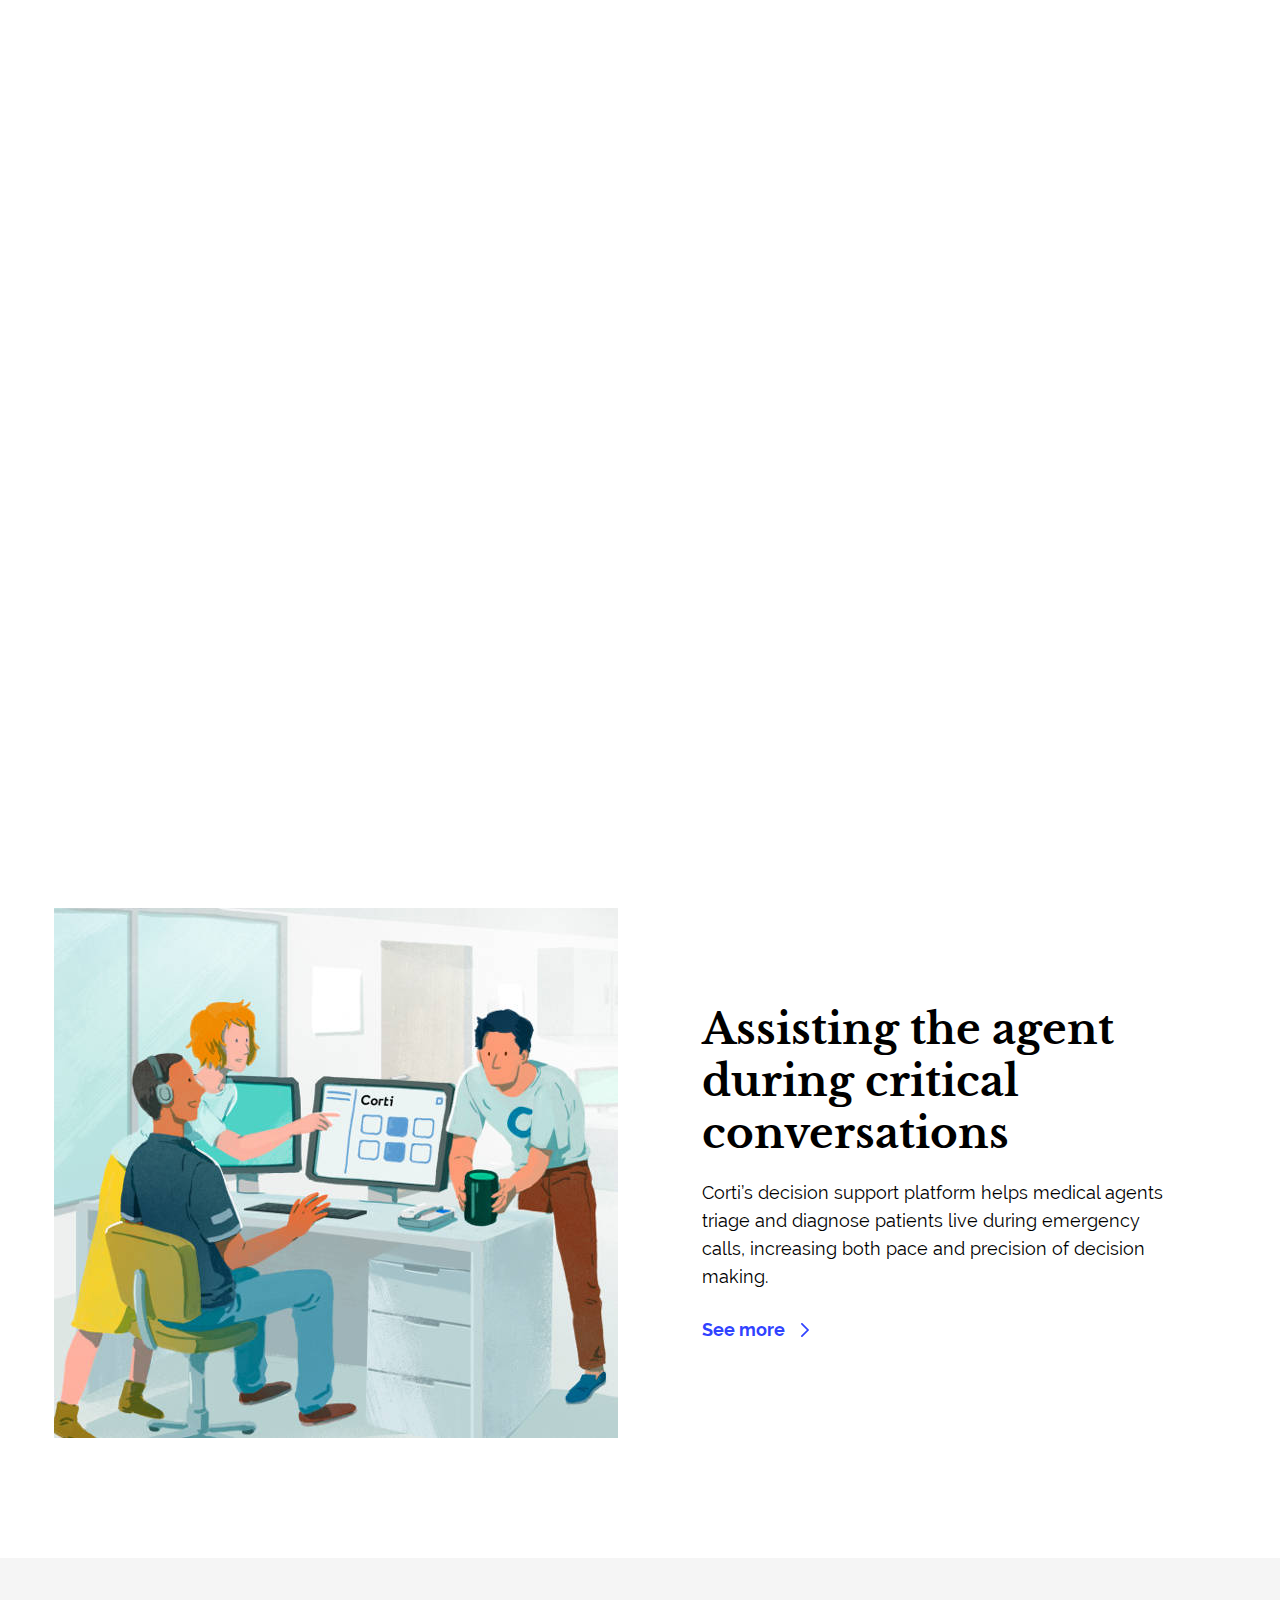
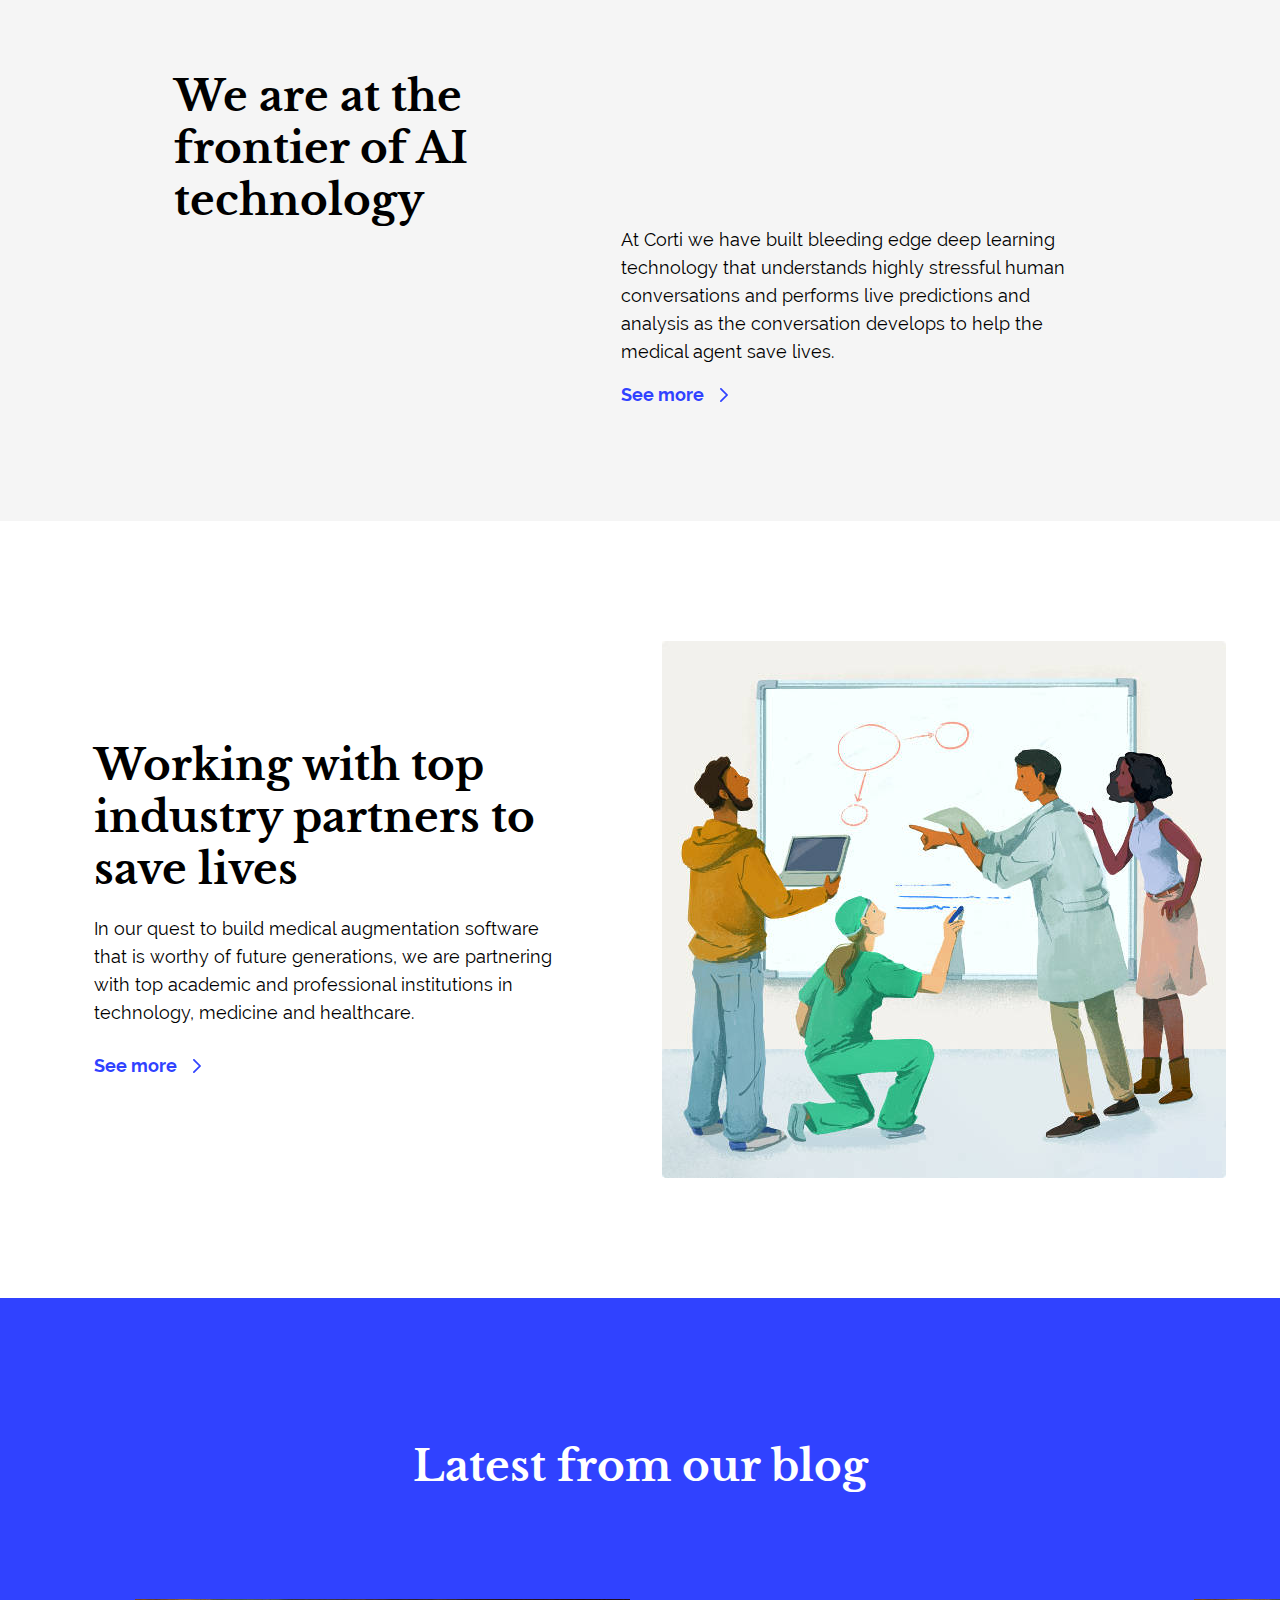
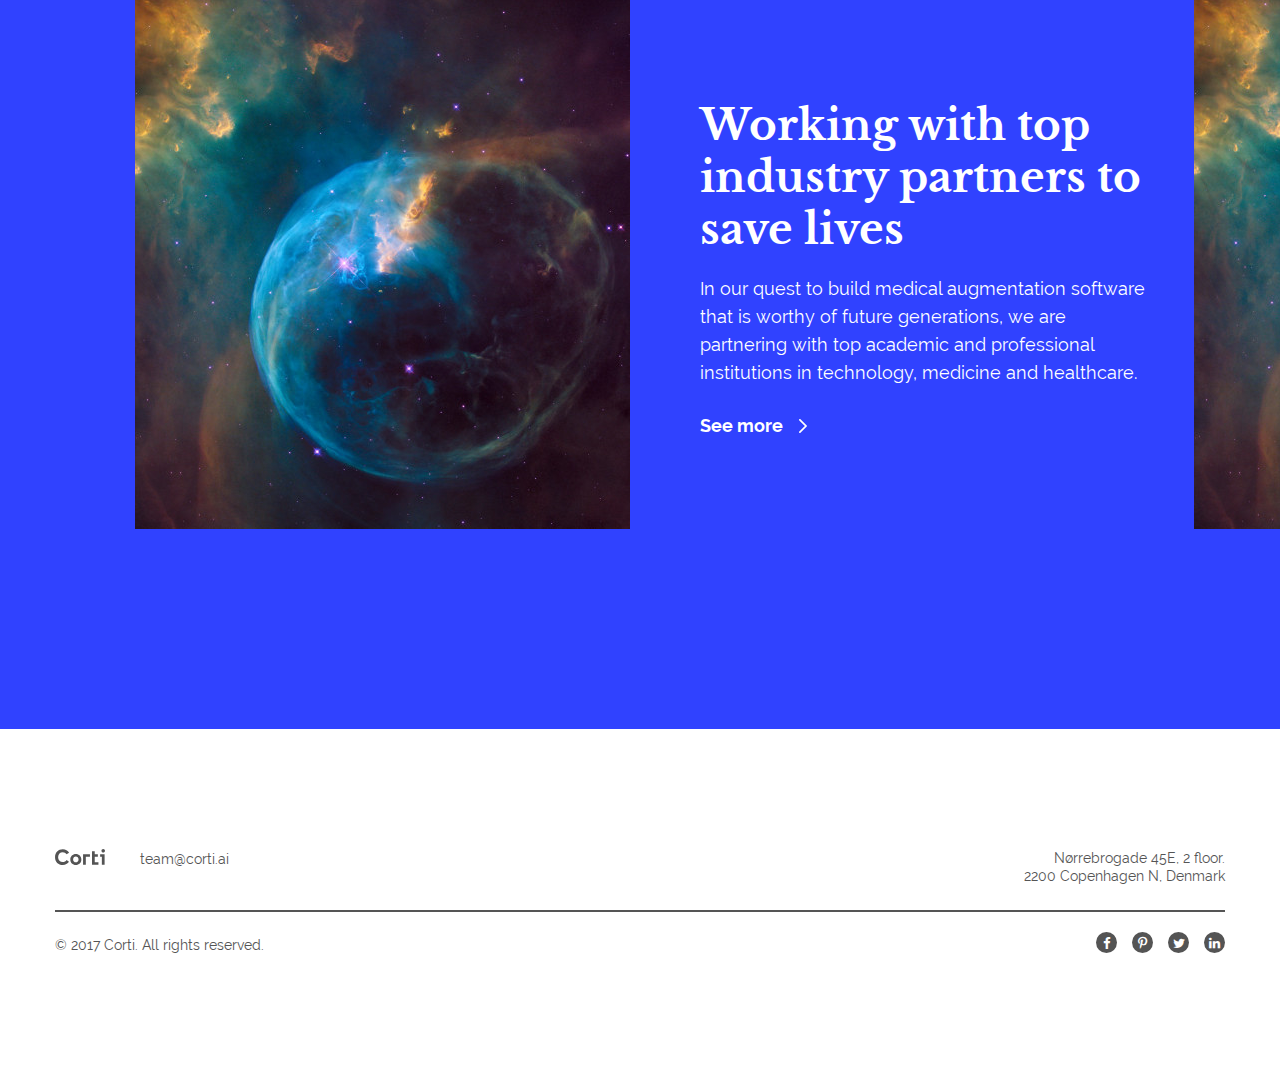
<file: index.html>
<!DOCTYPE html>
<html lang="en">
<head>
	<meta charset="UTF-8">
	<meta name="viewport" content="width=device-width, initial-scale=1">
	<title>Corti</title>
	<link rel="stylesheet" href="css/normalize.css">
	<link rel="stylesheet" href="fonts/fonts.css">
	<link rel="stylesheet" href="css/font-awesome.min.css">
	<link rel="stylesheet" href="css/jquery.mThumbnailScroller.css">
	<link rel="stylesheet" href="css/main.css">
	<link rel="stylesheet" href="css/mediaq.css">
</head>
<body>
	<div class="page-reveal-preloader"></div>
	<header class="main-header">
		<div class="content-wrapper">
			<div class="header-container clearfix">
				<a href="index.html" class="logo-header">
					<img src="assets/img/logo.png" alt="Some title">
					We’re hiring!
				</a>
				<div class="header-right clearfix">
					<nav class="header-nav">
						<ul class="clearfix">
							<li>
								<a href="#">Signal</a>
							</li>
							<li>
								<a href="technology.html">Technology</a>
							</li>
						</ul>
					</nav>
					<div class="menu-burger" role="button">
						<div></div>
						<div></div>
						<div></div>
					</div>
				</div>
			</div>
		</div>
	</header>
	<div class="modal-main-menu">
		<div class="modal-main-menu-header clearfix">
			<div class="content-wrapper clearfix">
				<a href="index.html" class="modal-main-menu-header-logo">
					<img src="assets/img/icons/orb-neutral-white.svg" alt="Some title">
					We’re hiring!
				</a>
				<div class="modal-main-menu-close-btn"></div>
			</div>
		</div>
		<div class="content-wrapper modal-menu-nav-wrapper clearfix">
			<nav class="modal-menu-nav">
				<ul class="modal-menu-large-list">
					<li>
						<a href="index.html" data-letters="Home">Home</a>
					</li>
					<li>
						<a href="technology.html" data-letters="Technology">Technology</a>
					</li>
					<li>
						<a href="product.html" data-letters="Product">Product</a>
					</li>
				</ul>
				<ul class="modal-menu-small-list">
					<li>
						<a href="about.html">About</a>
					</li>
					<li>
						<a href="contact.html">Contact</a>
					</li>
					<li>
						<a href="#">Career</a>
					</li>
					<li>
						<a href="index.html#blog">Blog</a>
					</li>
				</ul>
			</nav>
		</div>
	</div>
	<div class="page-wrapper">
		<main>
			<section class="section-intro">
				<div class="content-wrapper">
					<div class="section-intro-container">
						<div class="section-intro-content">
							<h1>Revolutionizing emergency medicine</h1>
							<p>Corti helps medical agents diagnose and treat patients faster, increasing chance of survival significantly.</p>
							<a href="#" class="link-btn link-btn-intro-section">Book a demo</a>
						</div>
					</div>
				</div>
			</section>
			<section class="left-right-block clearfix">
				<div class="left-right-block-fixed-width">
					<img src="assets/img/front_page/1.jpg" alt="Some title">
				</div>
				<div class="left-right-block-fluid-width">
					<div class="left-right-block-fluid-width-text-content">
						<h2>Assisting the agent during critical conversations</h2>
						<p>Corti’s decision support platform helps medical agents triage and diagnose patients live during emergency calls, increasing both pace and precision of decision making.</p>
						<a href="#" class="link-btn link-btn-left-right-block">See more</a>
					</div>
				</div>
			</section>
			<section class="section-grey-block">
				<div class="content-wrapper">
					<div class="section-grey-block-content-wrapper clearfix">
						<h2>We are at the frontier of AI technology</h2>
						<div class="section-grey-block-content">
							<p>At Corti we have built bleeding edge deep learning technology that understands highly stressful human conversations and performs live predictions and analysis as the conversation develops to help the medical agent save lives.</p>
							<a href="#" class="link-btn link-btn-section-grey-block-content">See more</a>
						</div>
					</div>
				</div>
			</section>
			<section class="left-right-block left-right-block-reverse clearfix">
				<div class="left-right-block-fixed-width">
					<img src="assets/img/front_page/2.jpg" alt="Some title">
				</div>
				<div class="left-right-block-fluid-width">
					<div class="left-right-block-fluid-width-text-content">
						<h2>Working with top industry partners to save lives</h2>
						<p>In our quest to build medical augmentation software that is worthy of future generations, we are partnering with top academic and professional institutions in technology, medicine and healthcare.</p>
						<a href="#" class="link-btn link-btn-left-right-block">See more</a>
					</div>
				</div>
			</section>
			<section class="section-latest-from-blog" id="blog">
				<div class="content-wrapper">
					<h2>Latest from our blog</h2>
				</div>
				<div class="blog-slider">
					<ul class="blog-list clearfix">
						<li class="clearfix">
							<div class="blog-list-item-img">
								<img src="assets/img/placeholder_content/blog1.jpg">
							</div>
							<div class="blog-list-item-info">
								<h3>Working with top industry partners to save lives</h3>
								<p>In our quest to build medical augmentation software that is worthy of future generations, we are partnering with top academic and professional institutions in technology, medicine and healthcare.</p>
								<a href="#" class="link-btn link-btn-blog-list-item">See more</a>
							</div>
						</li>
						<li class="clearfix">
							<div class="blog-list-item-img">
								<img src="assets/img/placeholder_content/blog1.jpg">
							</div>
							<div class="blog-list-item-info">
								<h3>Working with top industry partners to save lives</h3>
								<p>In our quest to build medical augmentation software that is worthy of future generations, we are partnering with top academic and professional institutions in technology, medicine and healthcare.</p>
								<a href="#" class="link-btn link-btn-blog-list-item">See more</a>
							</div>
						</li>
						<li class="clearfix">
							<div class="blog-list-item-img">
								<img src="assets/img/placeholder_content/blog1.jpg">
							</div>
							<div class="blog-list-item-info">
								<h3>Working with top industry partners to save lives</h3>
								<p>In our quest to build medical augmentation software that is worthy of future generations, we are partnering with top academic and professional institutions in technology, medicine and healthcare.</p>
								<a href="#" class="link-btn link-btn-blog-list-item">See more</a>
							</div>
						</li>
						<li class="clearfix">
							<div class="blog-list-item-img">
								<img src="assets/img/placeholder_content/blog1.jpg">
							</div>
							<div class="blog-list-item-info">
								<h3>Working with top industry partners to save lives</h3>
								<p>In our quest to build medical augmentation software that is worthy of future generations, we are partnering with top academic and professional institutions in technology, medicine and healthcare.</p>
								<a href="#" class="link-btn link-btn-blog-list-item">See more</a>
							</div>
						</li>
					</ul>
				</div>
			</section>
		</main>
	</div>
	<footer class="main-footer">
		<div class="content-wrapper">
			<div class="main-footer-content">
				<div class="footer-up clearfix">
					<div class="footer-up-left">
						<a href="#" class="footer-logo">
							<img src="assets/img/icons/footer-logo.svg" alt="Some title">
						</a>
						<a href="mailto:team@corti.ai" class="footer-mail">team@corti.ai</a>
					</div>
					<div class="footer-up-right">
						<p>Nørrebrogade 45E, 2 floor.<br>2200 Copenhagen N, Denmark</p>
					</div>
				</div>
				<div class="footer-bottom clearfix">
					<span class="footer-copy">&copy; 2017 Corti. All rights reserved.</span>
					<ul class="footer-socials">
						<li>
							<a href="#" target="_blank">
								<i class="fa fa-facebook" aria-hidden="true"></i>
							</a>
						</li>
						<li>
							<a href="#" target="_blank">
								<i class="fa fa-pinterest-p" aria-hidden="true"></i>
							</a>
						</li>
						<li>
							<a href="#" target="_blank">
								<i class="fa fa-twitter" aria-hidden="true"></i>
							</a>
						</li>
						<li>
							<a href="#" target="_blank">
								<i class="fa fa-linkedin" aria-hidden="true"></i>
							</a>
						</li>
					</ul>
				</div>
			</div>
		</div>
	</footer>
	<script src="js/libs/ofi.min.js"></script>
	<script src="js/libs/jquery-3.2.1.min.js"></script>
	<script src="js/libs/jquery-migrate-3.0.0.min.js"></script>
	<script src="js/libs/jquery.mThumbnailScroller.min.js"></script>
	<script src="js/main.js"></script>
	<!-- Front Page -->
	<script src="js/specific/frontpage.js"></script>
</body>
</html>
</file>
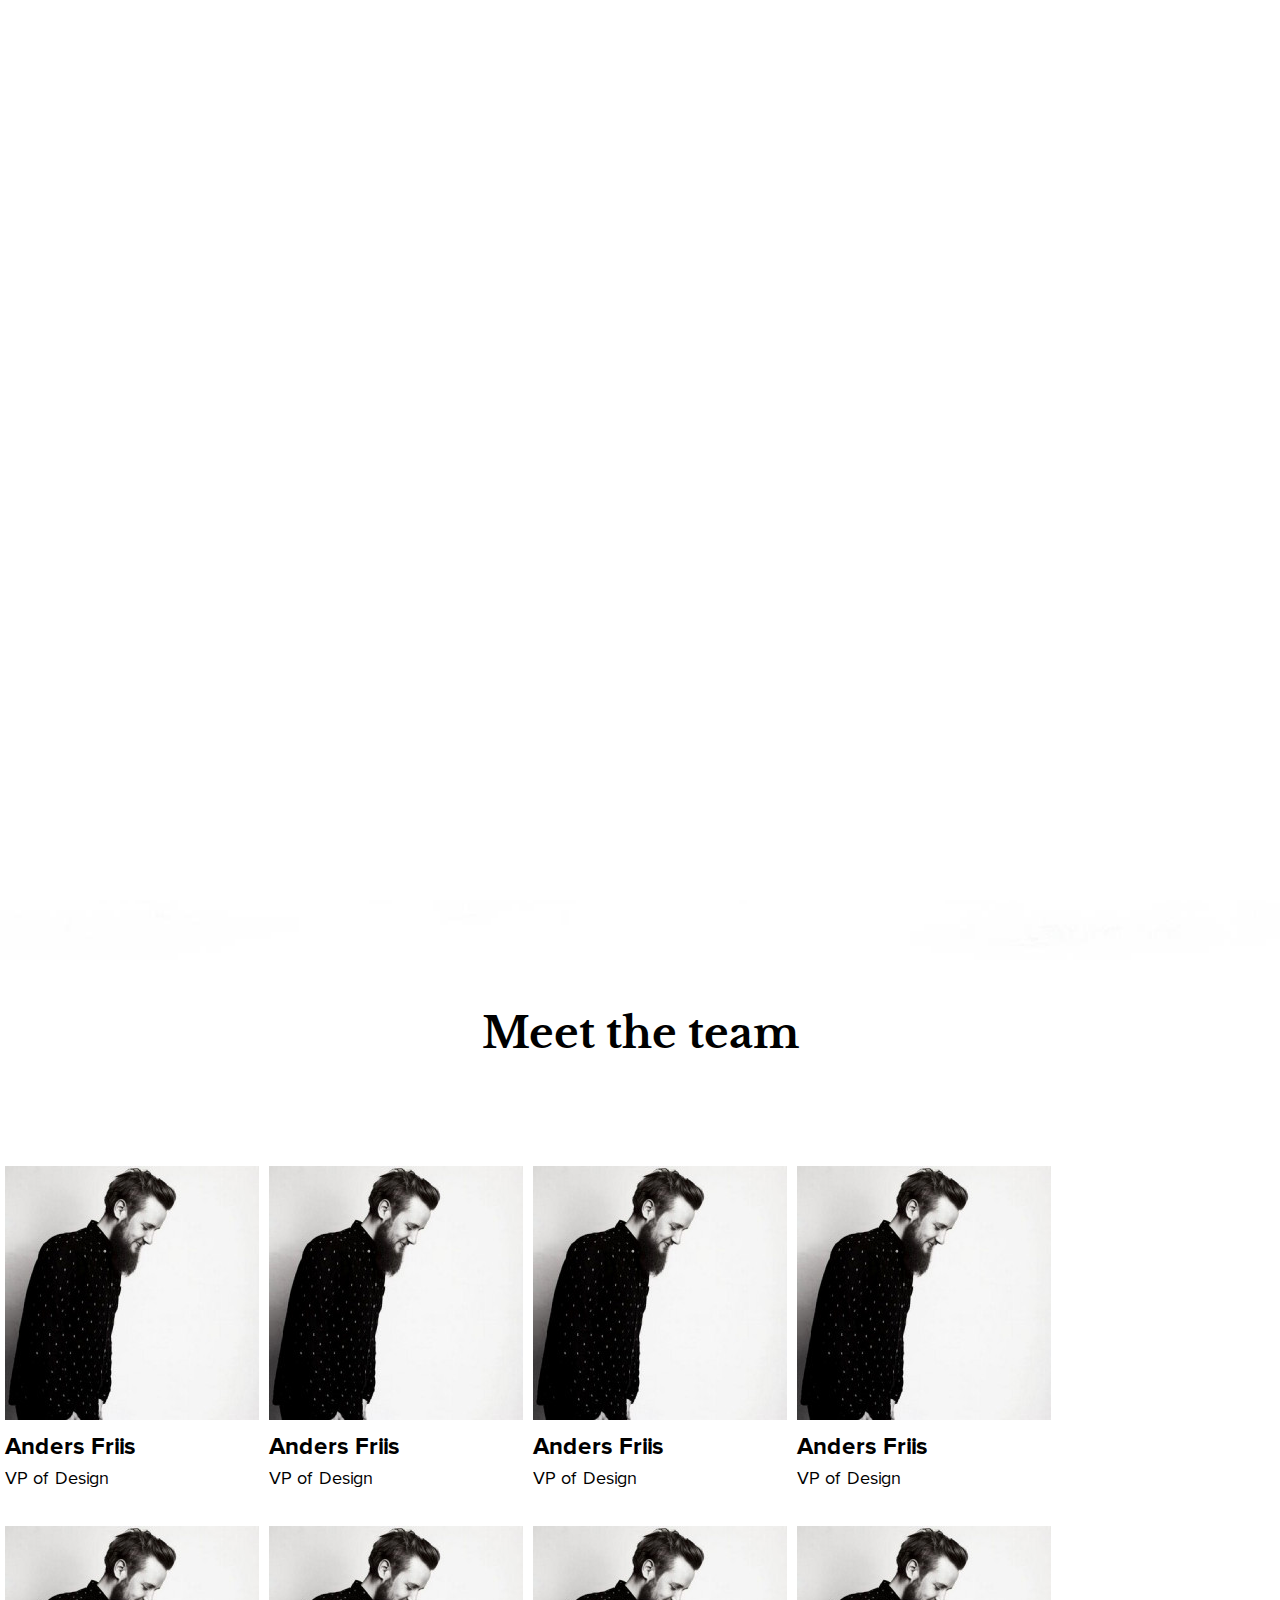
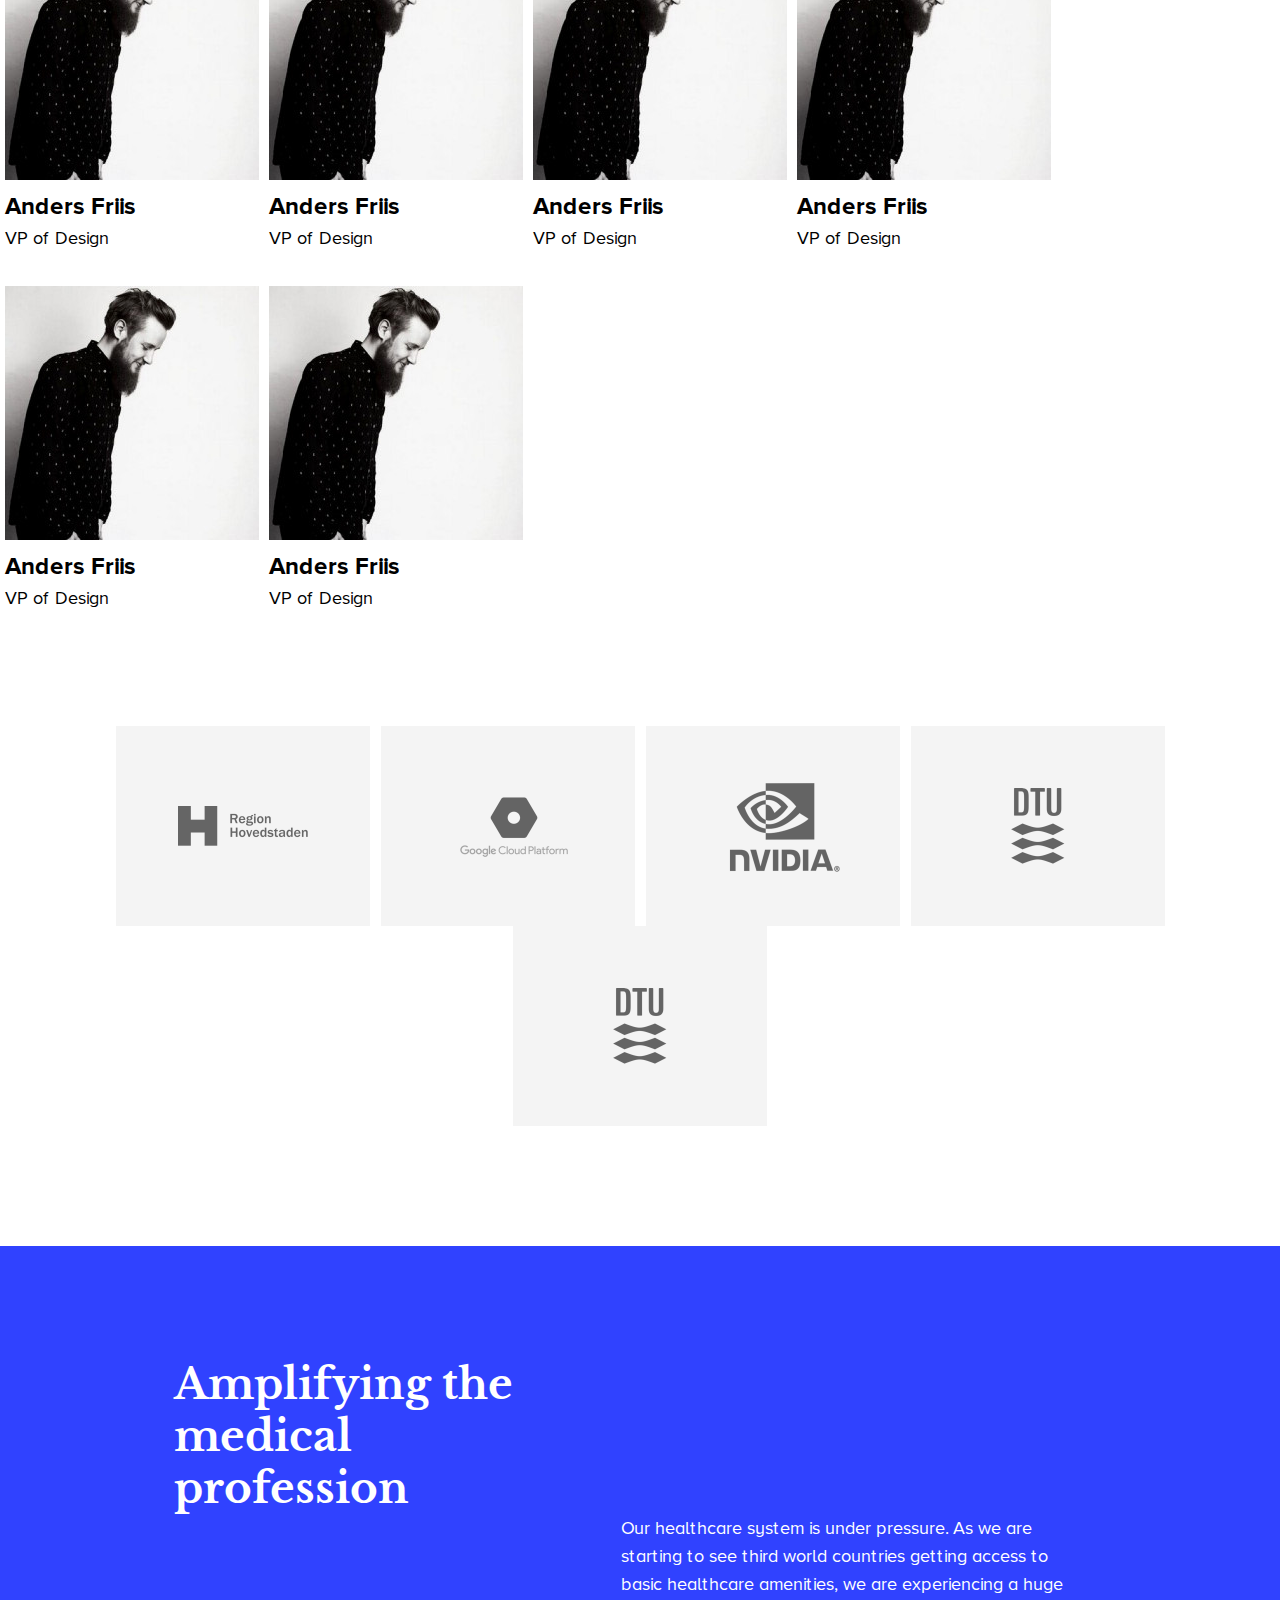
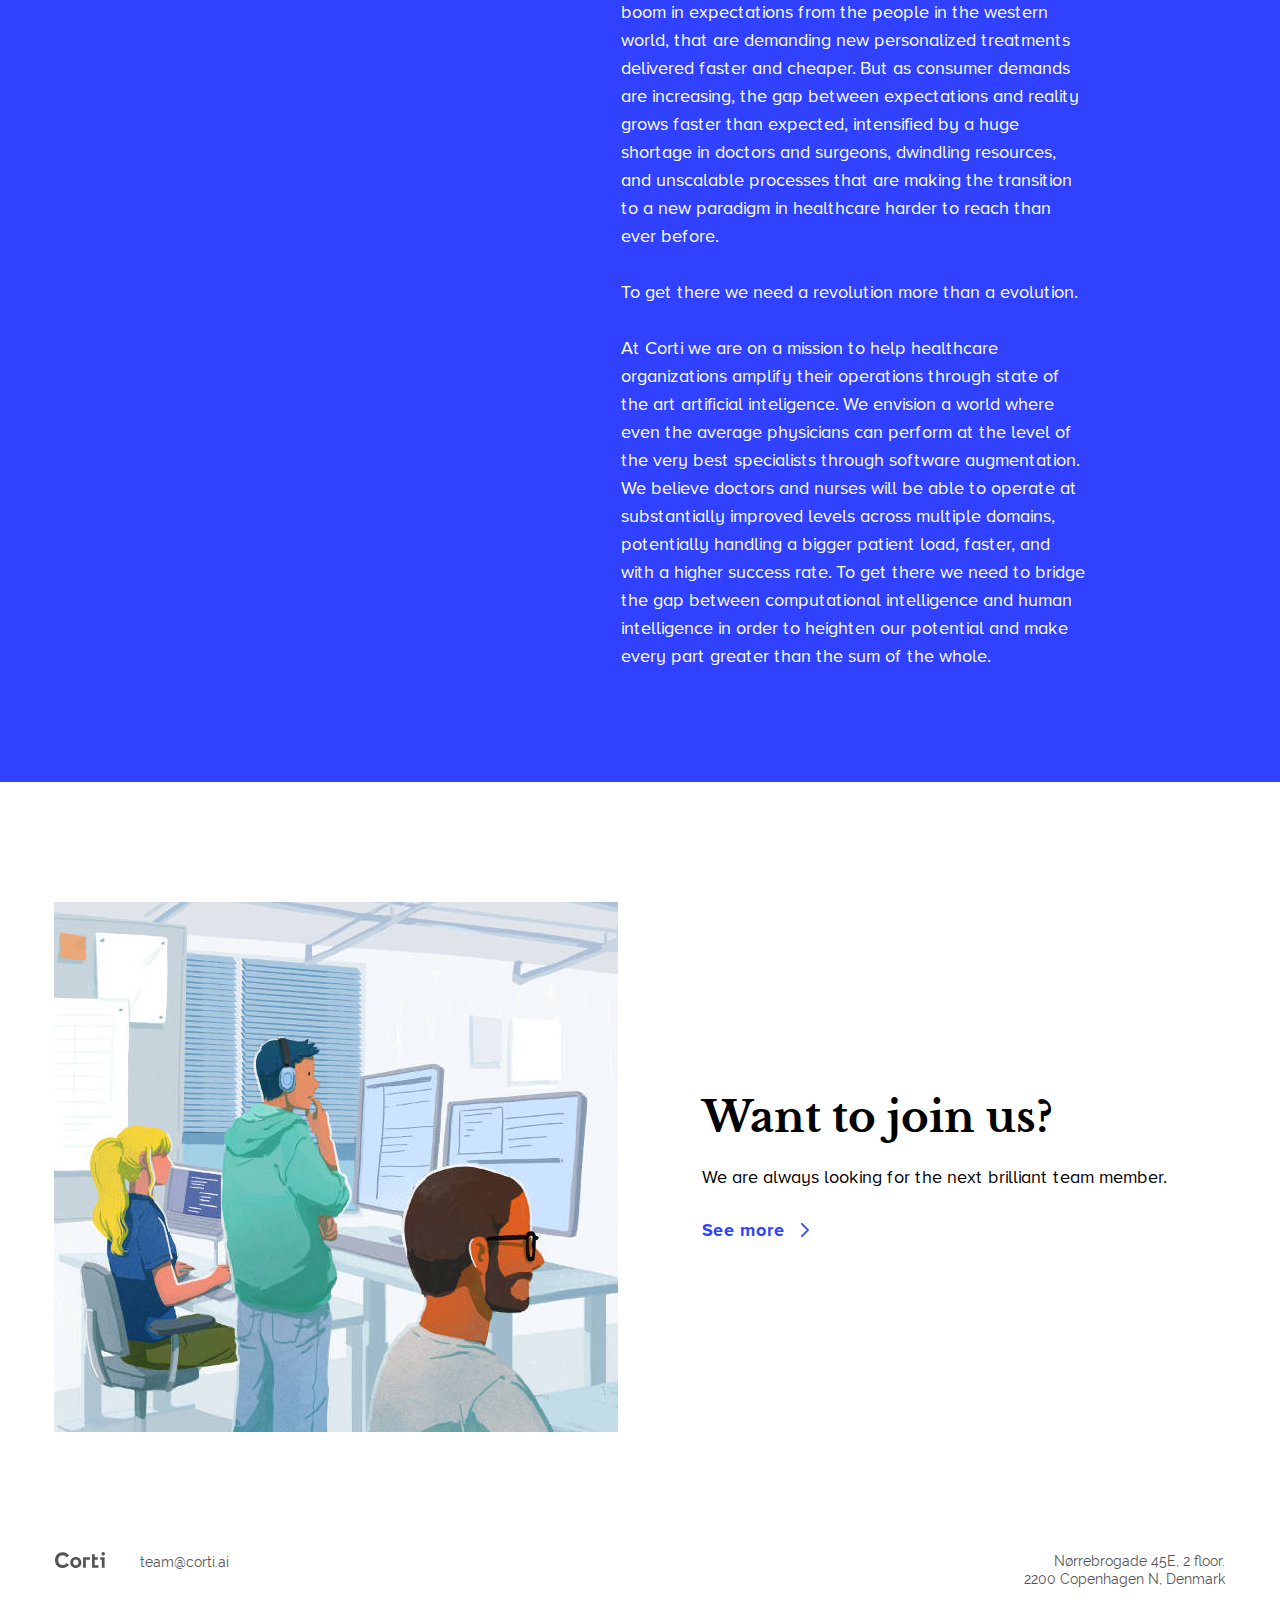
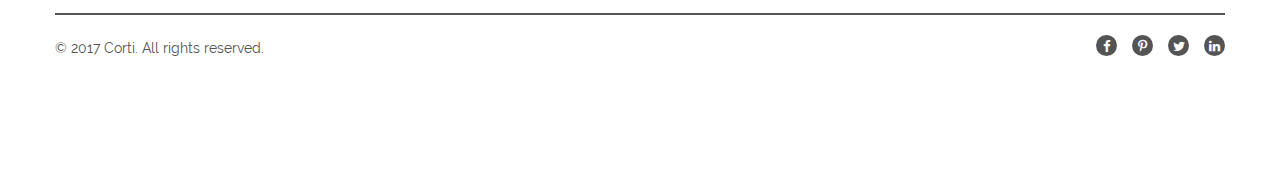
<file: about.html>
<!DOCTYPE html>
<html lang="en">
<head>
	<meta charset="UTF-8">
	<meta name="viewport" content="width=device-width, initial-scale=1">
	<title>Corti</title>
	<link rel="stylesheet" href="css/normalize.css">
	<link rel="stylesheet" href="fonts/fonts.css">
	<link rel="stylesheet" href="css/font-awesome.min.css">
	<link rel="stylesheet" href="css/jquery.mThumbnailScroller.css">
	<link rel="stylesheet" href="css/main.css">
	<link rel="stylesheet" href="css/mediaq.css">
</head>
<body>
	<div class="page-reveal-preloader"></div>
	<header class="main-header">
		<div class="content-wrapper">
			<div class="header-container clearfix">
				<a href="index.html" class="logo-header">
					<img src="assets/img/logo.png" alt="Some title">
					We’re hiring!
				</a>
				<div class="header-right clearfix">
					<nav class="header-nav">
						<ul class="clearfix">
							<li>
								<a href="#">Signal</a>
							</li>
							<li>
								<a href="technology.html">Technology</a>
							</li>
						</ul>
					</nav>
					<div class="menu-burger" role="button">
						<div></div>
						<div></div>
						<div></div>
					</div>
				</div>
			</div>
		</div>
	</header>
	<div class="modal-main-menu">
		<div class="modal-main-menu-header clearfix">
			<div class="content-wrapper clearfix">
				<a href="index.html" class="modal-main-menu-header-logo">
					<img src="assets/img/icons/orb-neutral-white.svg" alt="Some title">
					We’re hiring!
				</a>
				<div class="modal-main-menu-close-btn"></div>
			</div>
		</div>
		<div class="content-wrapper modal-menu-nav-wrapper clearfix">
			<nav class="modal-menu-nav">
				<ul class="modal-menu-large-list">
					<li>
						<a href="index.html" data-letters="Home">Home</a>
					</li>
					<li>
						<a href="technology.html" data-letters="Technology">Technology</a>
					</li>
					<li>
						<a href="product.html" data-letters="Product">Product</a>
					</li>
				</ul>
				<ul class="modal-menu-small-list">
					<li>
						<a href="about.html">About</a>
					</li>
					<li>
						<a href="contact.html">Contact</a>
					</li>
					<li>
						<a href="#">Career</a>
					</li>
					<li>
						<a href="index.html#blog">Blog</a>
					</li>
				</ul>
			</nav>
		</div>
	</div>
	<div class="page-wrapper">
		<main>
			<article>
				<section class="section-about-intro">
					<img src="assets/img/about/intro.jpg" alt="Some alt">
					<div class="section-about-intro-content">
						<div class="content-wrapper">
							<div class="section-about-intro-content-text">
								<h1>About Corti</h1>
								<p>Corti is a machine learning company founded by a team of serial entrepreneurs in 2016, with the goal of creating augmentation technology that would be able to amplify the healthcare sector. Corti currently employs a multidisciplinary team of experts in the fields of machine learning, software development, and design, with experience from organizations such as Apple, NASA, Imperial College London, and IBM Watson.</p>
							</div>
						</div>
					</div>
				</section>
				<section class="section-team">
					<div class="content-wrapper">
						<h2>Meet the team</h2>
						<ul class="team-list">
							<li>
								<div class="team-list-item-photo">
									<img src="assets/img/about/team.jpg" alt="Name">
								</div>
								<div class="team-list-item-info">
									<h3>Anders Friis</h3>
									<p>VP of Design</p>
								</div>
							</li>
							<li>
								<div class="team-list-item-photo">
									<img src="assets/img/about/team.jpg" alt="Name">
								</div>
								<div class="team-list-item-info">
									<h3>Anders Friis</h3>
									<p>VP of Design</p>
								</div>
							</li>
							<li>
								<div class="team-list-item-photo">
									<img src="assets/img/about/team.jpg" alt="Name">
								</div>
								<div class="team-list-item-info">
									<h3>Anders Friis</h3>
									<p>VP of Design</p>
								</div>
							</li>
							<li>
								<div class="team-list-item-photo">
									<img src="assets/img/about/team.jpg" alt="Name">
								</div>
								<div class="team-list-item-info">
									<h3>Anders Friis</h3>
									<p>VP of Design</p>
								</div>
							</li>
							<li>
								<div class="team-list-item-photo">
									<img src="assets/img/about/team.jpg" alt="Name">
								</div>
								<div class="team-list-item-info">
									<h3>Anders Friis</h3>
									<p>VP of Design</p>
								</div>
							</li>
							<li>
								<div class="team-list-item-photo">
									<img src="assets/img/about/team.jpg" alt="Name">
								</div>
								<div class="team-list-item-info">
									<h3>Anders Friis</h3>
									<p>VP of Design</p>
								</div>
							</li>
							<li>
								<div class="team-list-item-photo">
									<img src="assets/img/about/team.jpg" alt="Name">
								</div>
								<div class="team-list-item-info">
									<h3>Anders Friis</h3>
									<p>VP of Design</p>
								</div>
							</li>
							<li>
								<div class="team-list-item-photo">
									<img src="assets/img/about/team.jpg" alt="Name">
								</div>
								<div class="team-list-item-info">
									<h3>Anders Friis</h3>
									<p>VP of Design</p>
								</div>
							</li>
							<li>
								<div class="team-list-item-photo">
									<img src="assets/img/about/team.jpg" alt="Name">
								</div>
								<div class="team-list-item-info">
									<h3>Anders Friis</h3>
									<p>VP of Design</p>
								</div>
							</li>
							<li>
								<div class="team-list-item-photo">
									<img src="assets/img/about/team.jpg" alt="Name">
								</div>
								<div class="team-list-item-info">
									<h3>Anders Friis</h3>
									<p>VP of Design</p>
								</div>
							</li>						
						</ul>
					</div>
				</section>
				<section class="section-partners">
					<div class="content-wrapper">
						<ul class="partners-list">
							<li>
								<img src="assets/img/about/partners/1.png" alt="Partner name">
							</li>
							<li>
								<img src="assets/img/about/partners/2.png" alt="Partner name">
							</li>
							<li>
								<img src="assets/img/about/partners/3.png" alt="Partner name">
							</li>
							<li>
								<img src="assets/img/about/partners/4.png" alt="Partner name">
							</li>
							<li>
								<img src="assets/img/about/partners/4.png" alt="Partner name">
							</li>
						</ul>
					</div>
				</section>
				<section class="section-grey-block section-blue-block">
					<div class="content-wrapper">
						<div class="section-grey-block-content-wrapper clearfix">
							<h2>Amplifying the <br>medical <br>profession</h2>
							<div class="section-grey-block-content">
								<p>Our healthcare system is under pressure. As we are starting to see third world countries getting access to basic healthcare amenities, we are experiencing a huge boom in expectations from the people in the western world, that are demanding new personalized treatments delivered faster and cheaper. But as consumer demands are increasing, the gap between expectations and reality grows faster than expected, intensified by a huge shortage in doctors and surgeons, dwindling resources, and unscalable processes that are making the transition to a new paradigm in healthcare harder to reach than ever before.
								<br><br>
								To get there we need a revolution more than a evolution.
								<br><br>
								At Corti we are on a mission to help healthcare organizations amplify their operations through state of the art artificial inteligence. We envision a world where even the average physicians can perform at the level of the very best specialists through software augmentation. We believe doctors and nurses will be able to operate at substantially improved levels across multiple domains, potentially handling a bigger patient load, faster, and with a higher success rate. To get there we need to bridge the gap between computational intelligence and human intelligence in order to heighten our potential and make every part greater than the sum of the whole.</p>
							</div>
						</div>
					</div>
				</section>
				<section class="left-right-block left-right-block-about-last clearfix">
					<div class="left-right-block-fixed-width">
						<img src="assets/img/about/about_2.jpg" alt="Some title">
					</div>
					<div class="left-right-block-fluid-width">
						<div class="left-right-block-fluid-width-text-content left-right-block-fluid-width-text-content-product">
							<h2>Want to join us?</h2>
							<p>We are always looking for the next brilliant team member.</p>
							<a href="#" class="link-btn link-btn-left-right-block">See more</a>
						</div>
					</div>
				</section>
			</article>
		</main>
	</div>
	<footer class="main-footer">
		<div class="content-wrapper">
			<div class="main-footer-content">
				<div class="footer-up clearfix">
					<div class="footer-up-left">
						<a href="#" class="footer-logo">
							<img src="assets/img/icons/footer-logo.svg" alt="Some title">
						</a>
						<a href="mailto:team@corti.ai" class="footer-mail">team@corti.ai</a>
					</div>
					<div class="footer-up-right">
						<p>Nørrebrogade 45E, 2 floor.<br>2200 Copenhagen N, Denmark</p>
					</div>
				</div>
				<div class="footer-bottom clearfix">
					<span class="footer-copy">&copy; 2017 Corti. All rights reserved.</span>
					<ul class="footer-socials">
						<li>
							<a href="#" target="_blank">
								<i class="fa fa-facebook" aria-hidden="true"></i>
							</a>
						</li>
						<li>
							<a href="#" target="_blank">
								<i class="fa fa-pinterest-p" aria-hidden="true"></i>
							</a>
						</li>
						<li>
							<a href="#" target="_blank">
								<i class="fa fa-twitter" aria-hidden="true"></i>
							</a>
						</li>
						<li>
							<a href="#" target="_blank">
								<i class="fa fa-linkedin" aria-hidden="true"></i>
							</a>
						</li>
					</ul>
				</div>
			</div>
		</div>
	</footer>
	<script src="js/libs/ofi.min.js"></script>
	<script src="js/libs/jquery-3.2.1.min.js"></script>
	<script src="js/libs/jquery-migrate-3.0.0.min.js"></script>
	<script src="js/libs/jquery.mThumbnailScroller.min.js"></script>
	<script src="js/main.js"></script>
</body>
</html>
</file>
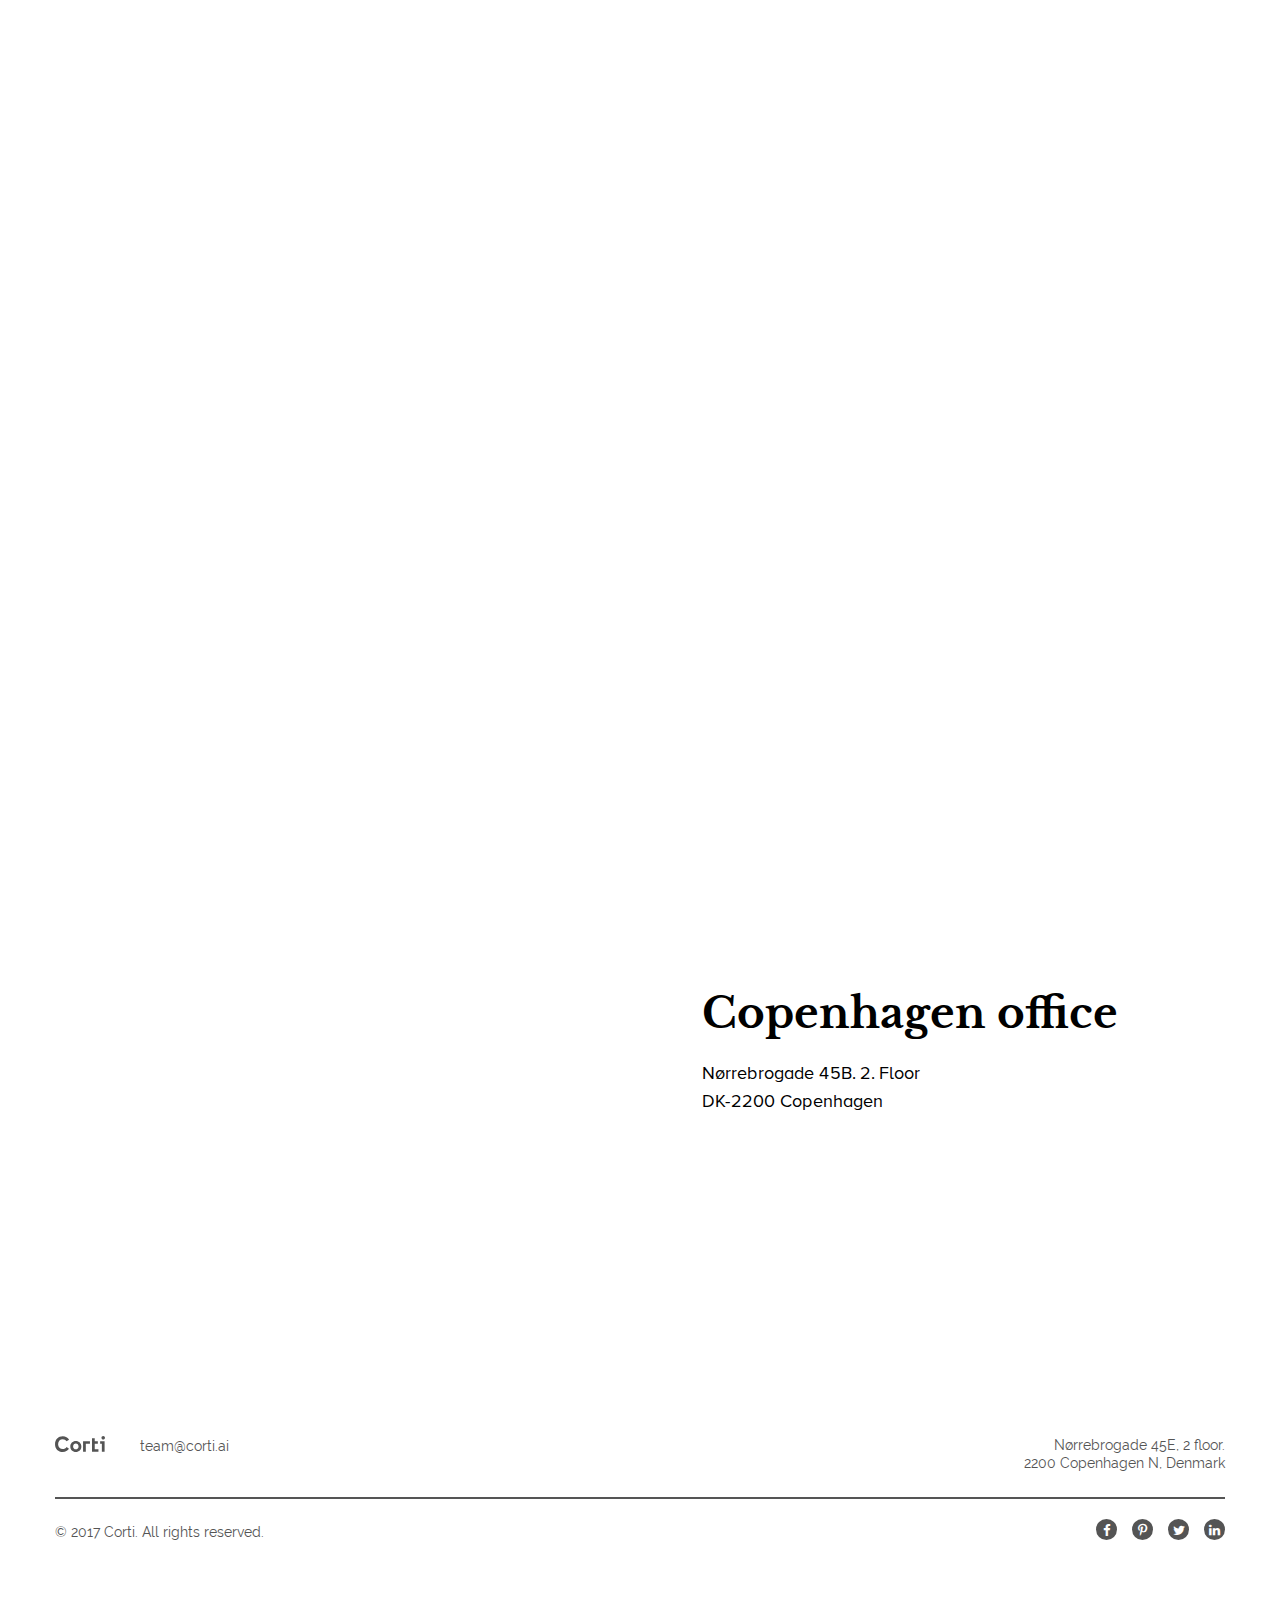
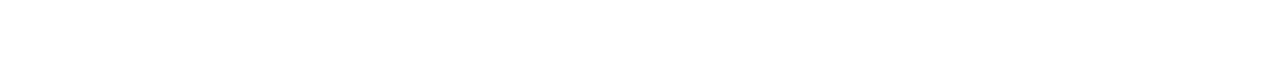
<file: contact.html>
<!DOCTYPE html>
<html lang="en">
<head>
	<meta charset="UTF-8">
	<meta name="viewport" content="width=device-width, initial-scale=1">
	<title>Corti</title>
	<link rel="stylesheet" href="css/normalize.css">
	<link rel="stylesheet" href="fonts/fonts.css">
	<link rel="stylesheet" href="css/font-awesome.min.css">
	<link rel="stylesheet" href="css/jquery.mThumbnailScroller.css">
	<link rel="stylesheet" href="css/main.css">
	<link rel="stylesheet" href="css/mediaq.css">
</head>
<body>
	<div class="page-reveal-preloader"></div>
	<header class="main-header">
		<div class="content-wrapper">
			<div class="header-container clearfix">
				<a href="index.html" class="logo-header">
					<img src="assets/img/logo.png" alt="Some title">
					We’re hiring!
				</a>
				<div class="header-right clearfix">
					<nav class="header-nav">
						<ul class="clearfix">
							<li>
								<a href="#">Signal</a>
							</li>
							<li>
								<a href="technology.html">Technology</a>
							</li>
						</ul>
					</nav>
					<div class="menu-burger" role="button">
						<div></div>
						<div></div>
						<div></div>
					</div>
				</div>
			</div>
		</div>
	</header>
	<div class="modal-main-menu">
		<div class="modal-main-menu-header clearfix">
			<div class="content-wrapper clearfix">
				<a href="index.html" class="modal-main-menu-header-logo">
					<img src="assets/img/icons/orb-neutral-white.svg" alt="Some title">
					We’re hiring!
				</a>
				<div class="modal-main-menu-close-btn"></div>
			</div>
		</div>
		<div class="content-wrapper modal-menu-nav-wrapper clearfix">
			<nav class="modal-menu-nav">
				<ul class="modal-menu-large-list">
					<li>
						<a href="index.html" data-letters="Home">Home</a>
					</li>
					<li>
						<a href="technology.html" data-letters="Technology">Technology</a>
					</li>
					<li>
						<a href="product.html" data-letters="Product">Product</a>
					</li>
				</ul>
				<ul class="modal-menu-small-list">
					<li>
						<a href="about.html">About</a>
					</li>
					<li>
						<a href="contact.html">Contact</a>
					</li>
					<li>
						<a href="#">Career</a>
					</li>
					<li>
						<a href="index.html#blog">Blog</a>
					</li>
				</ul>
			</nav>
		</div>
	</div>
	<div class="page-wrapper">
		<main>
			<article>
				<section class="left-right-block left-right-block-reverse left-right-contact clearfix">
					<div class="left-right-block-fixed-width">
						<form action="#" method="POST" class="product-demo-form" id="product-demo-form">
							<div class="input-wrapper">
								<input type="text" name="user-name" id="user-name" placeholder="Name">
							</div>
							<div class="input-wrapper">
								<input type="email" name="user-email" id="user-email" placeholder="Email">
							</div>
							<div class="input-wrapper">
								<textarea name="user-msg" id="user-msg" placeholder="Message"></textarea>
							</div>
							<button type="submit">Submit</button>
						</form>
					</div>
					<div class="left-right-block-fluid-width">
						<div class="left-right-block-fluid-width-text-content left-right-block-fluid-width-text-content-product">
							<h2>Hello you</h2>
							<p>If you have any questions regarding what we do or want to talk about business, we’d be happy to hear from you!</p>
						</div>
					</div>
				</section>
				<section class="left-right-block left-right-block-map clearfix">
					<div class="left-right-block-fixed-width">
						<div id="map" class="contacts-map">
							
						</div>
					</div>
					<div class="left-right-block-fluid-width">
						<div class="left-right-block-fluid-width-text-content left-right-block-fluid-width-text-content-product">
							<h2>Copenhagen office</h2>
							<p>Nørrebrogade 45B. 2. Floor <br>DK-2200 Copenhagen</p>
						</div>
					</div>
				</section>
			</article>
		</main>
	</div>
	<footer class="main-footer">
		<div class="content-wrapper">
			<div class="main-footer-content">
				<div class="footer-up clearfix">
					<div class="footer-up-left">
						<a href="#" class="footer-logo">
							<img src="assets/img/icons/footer-logo.svg" alt="Some title">
						</a>
						<a href="mailto:team@corti.ai" class="footer-mail">team@corti.ai</a>
					</div>
					<div class="footer-up-right">
						<p>Nørrebrogade 45E, 2 floor.<br>2200 Copenhagen N, Denmark</p>
					</div>
				</div>
				<div class="footer-bottom clearfix">
					<span class="footer-copy">&copy; 2017 Corti. All rights reserved.</span>
					<ul class="footer-socials">
						<li>
							<a href="#" target="_blank">
								<i class="fa fa-facebook" aria-hidden="true"></i>
							</a>
						</li>
						<li>
							<a href="#" target="_blank">
								<i class="fa fa-pinterest-p" aria-hidden="true"></i>
							</a>
						</li>
						<li>
							<a href="#" target="_blank">
								<i class="fa fa-twitter" aria-hidden="true"></i>
							</a>
						</li>
						<li>
							<a href="#" target="_blank">
								<i class="fa fa-linkedin" aria-hidden="true"></i>
							</a>
						</li>
					</ul>
				</div>
			</div>
		</div>
	</footer>
	<script src="js/libs/ofi.min.js"></script>
	<script src="js/libs/jquery-3.2.1.min.js"></script>
	<script src="js/libs/jquery-migrate-3.0.0.min.js"></script>
	<script src="js/libs/jquery.mThumbnailScroller.min.js"></script>
	<script src="js/main.js"></script>
	<!-- Front Page -->
	<script src="js/specific/frontpage.js"></script>
	<!-- Contacts Page -->
	<script src="https://api.tiles.mapbox.com/mapbox-gl-js/v0.31.0/mapbox-gl.js"></script>
	<script>
        mapboxgl.accessToken = 'pk.eyJ1Ijoic2tpbGUiLCJhIjoiY2o2dDZmZG9zMHQ2bjJ6bXNzZWwwem03ciJ9.HEGshjFaLjr4XseDcZyx3w'; // replace this with your access token
        var map = new mapboxgl.Map({
            container: 'map',
            style: 'mapbox://styles/skile/cj6t6fi2c61uk2rmelawk063a',
            center: [12.557, 55.689],
            zoom: 15
        });

        var geojson = {
            "features": [
                {
                    "type": "Feature",
                    "properties": {},
                    "geometry": {
                        "coordinates": [
                            12.557335,
                            55.688973
                        ],
                        "type": "Point"
                    },
                    "id": "d80b162a09b646bf38d334612bcb2f4b"
                }
            ],
            "type": "FeatureCollection"
        };

        geojson.features.forEach(function(marker) {
            // create a DOM element for the marker
            var el = document.createElement('span');
            el.className = 'marker';
            el.style.width = 18 + 'px';
            el.style.height = 18 + 'px';

            // add marker to map
            new mapboxgl.Marker(el)
                .setLngLat(marker.geometry.coordinates)
                .addTo(map);
        });
	</script>
</body>
</html>
</file>
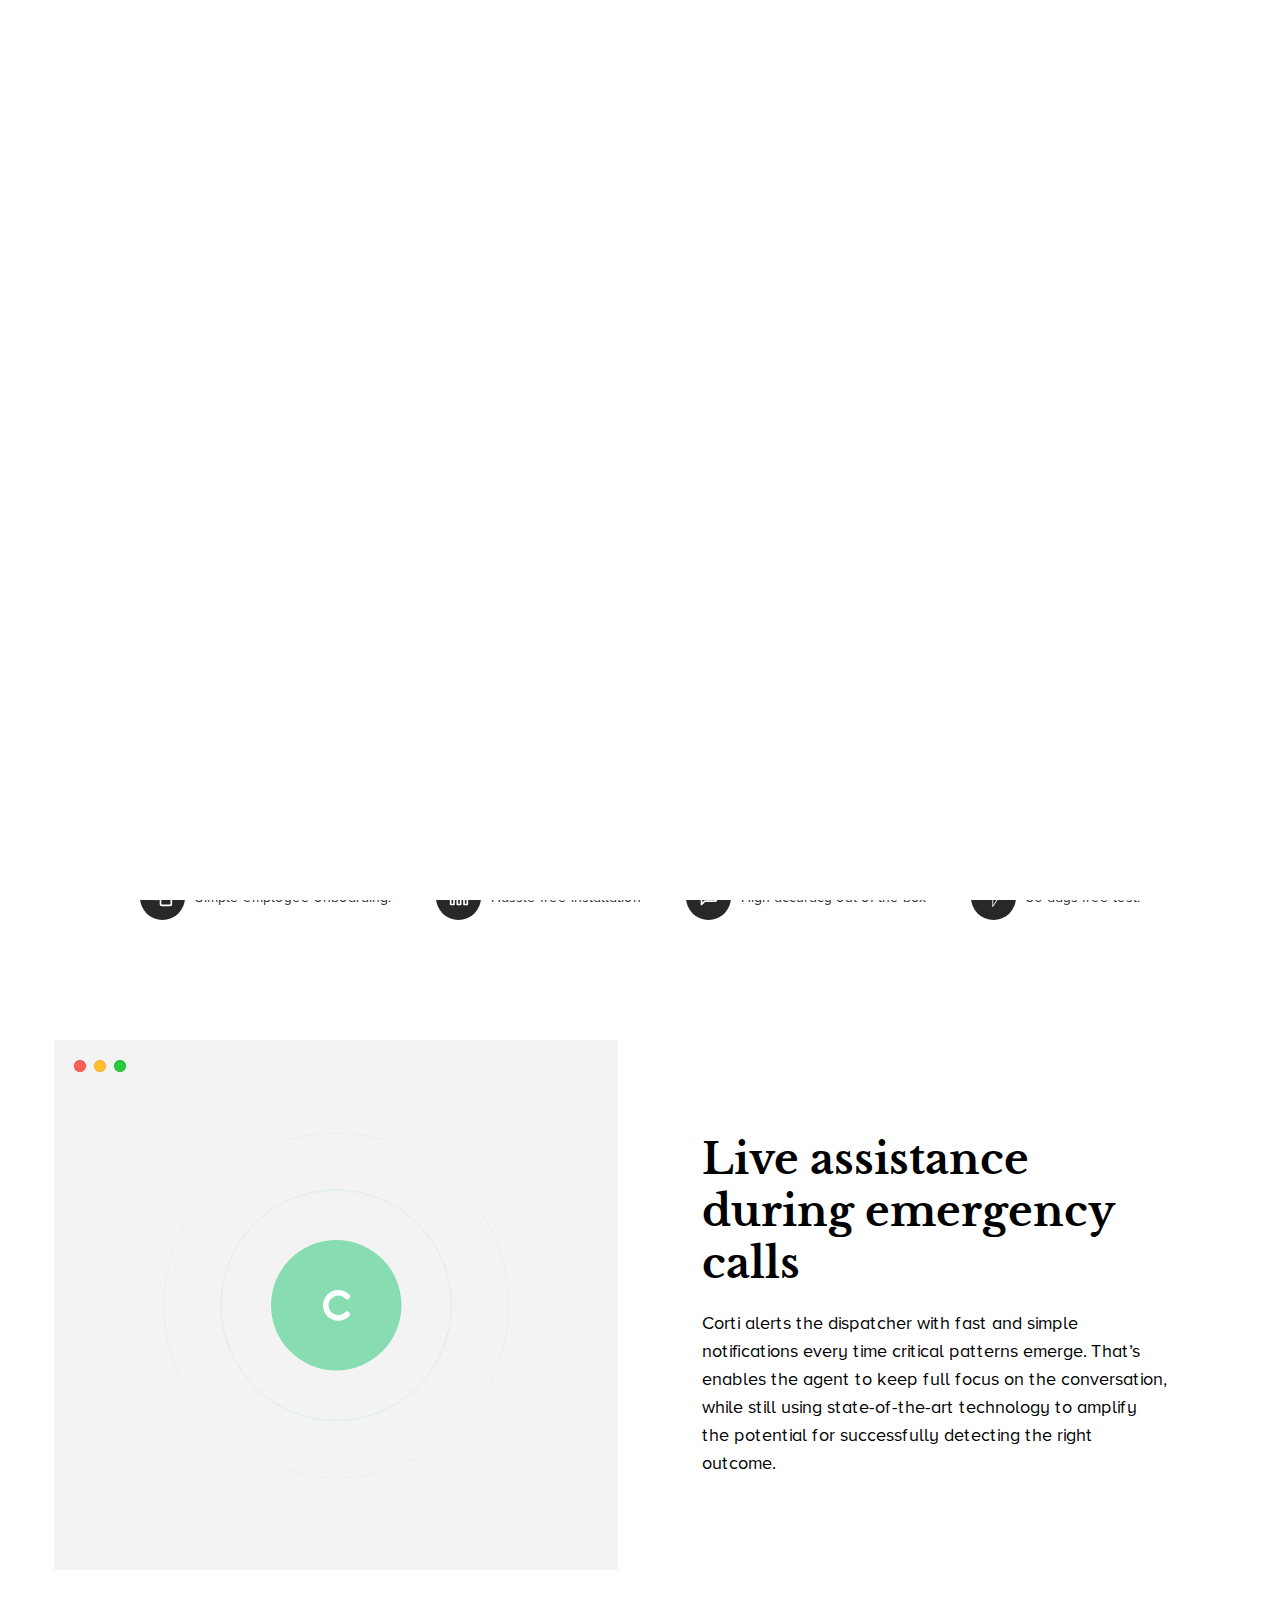
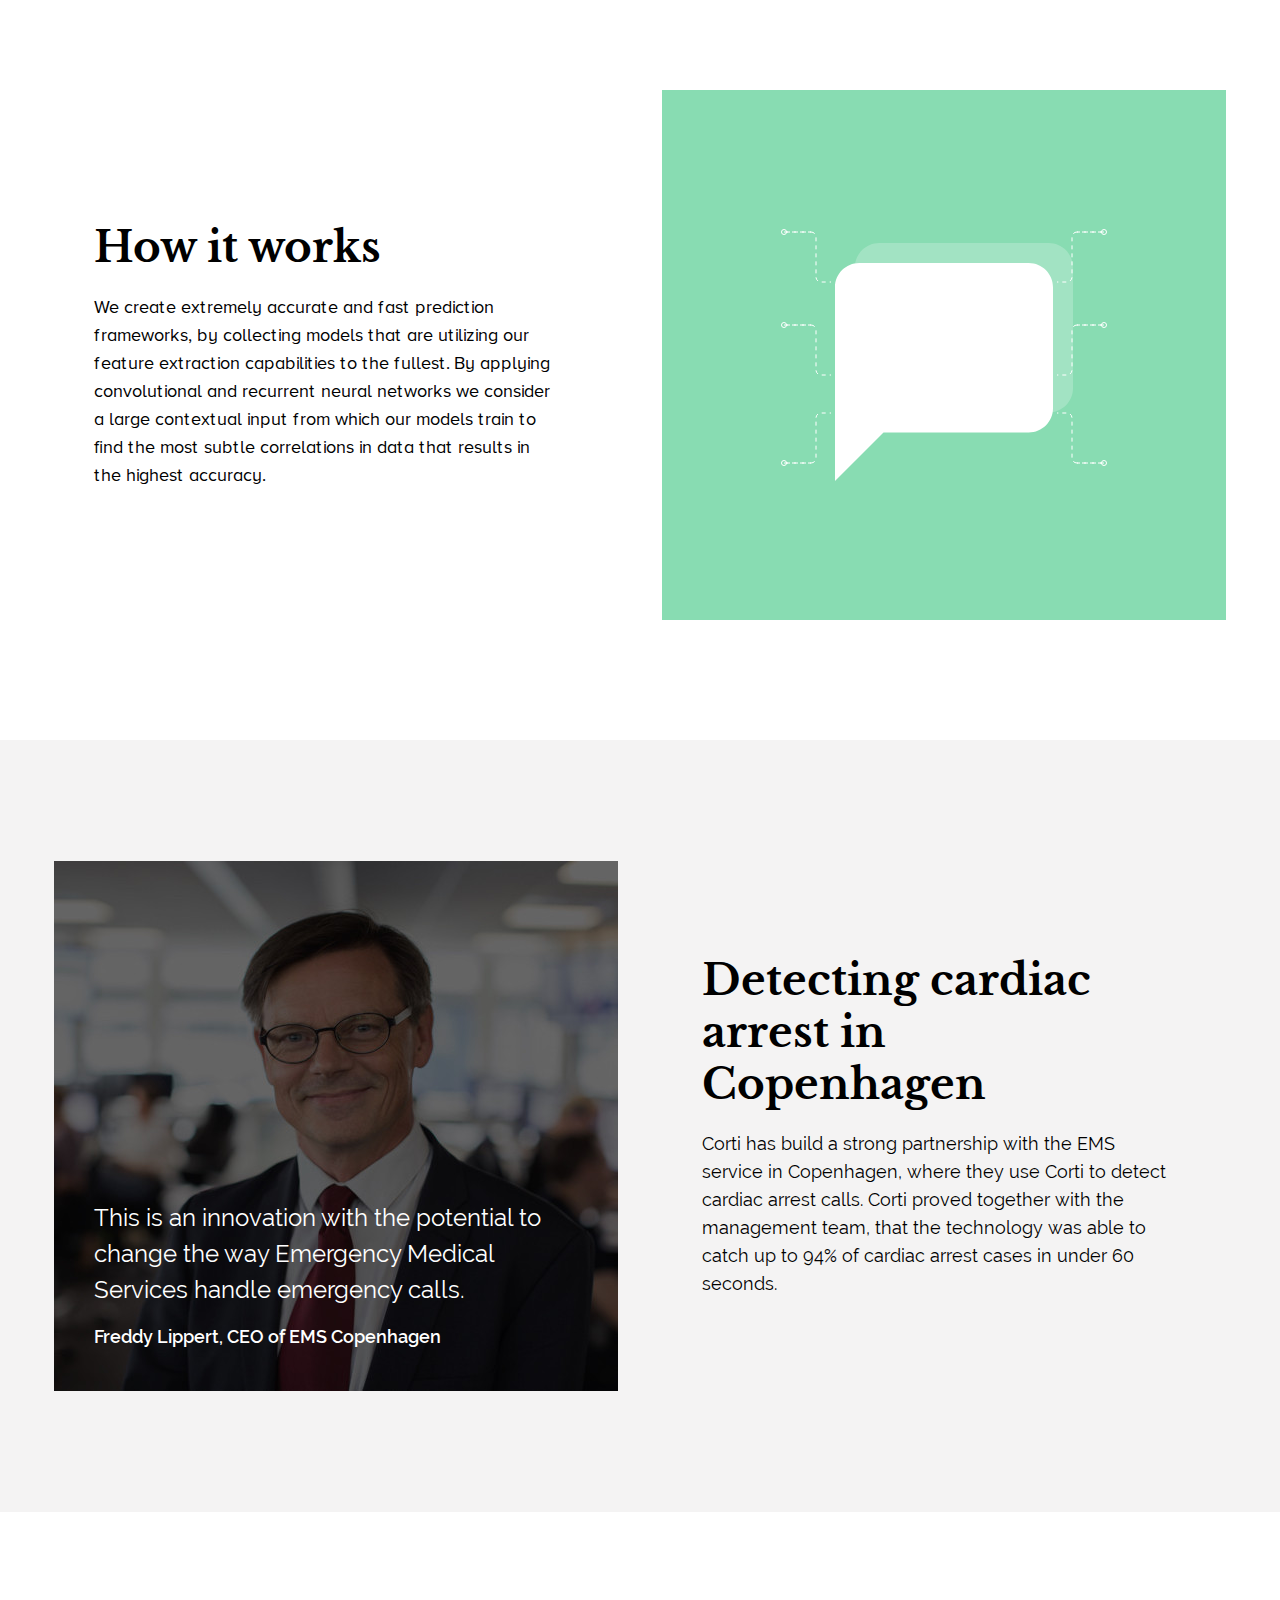
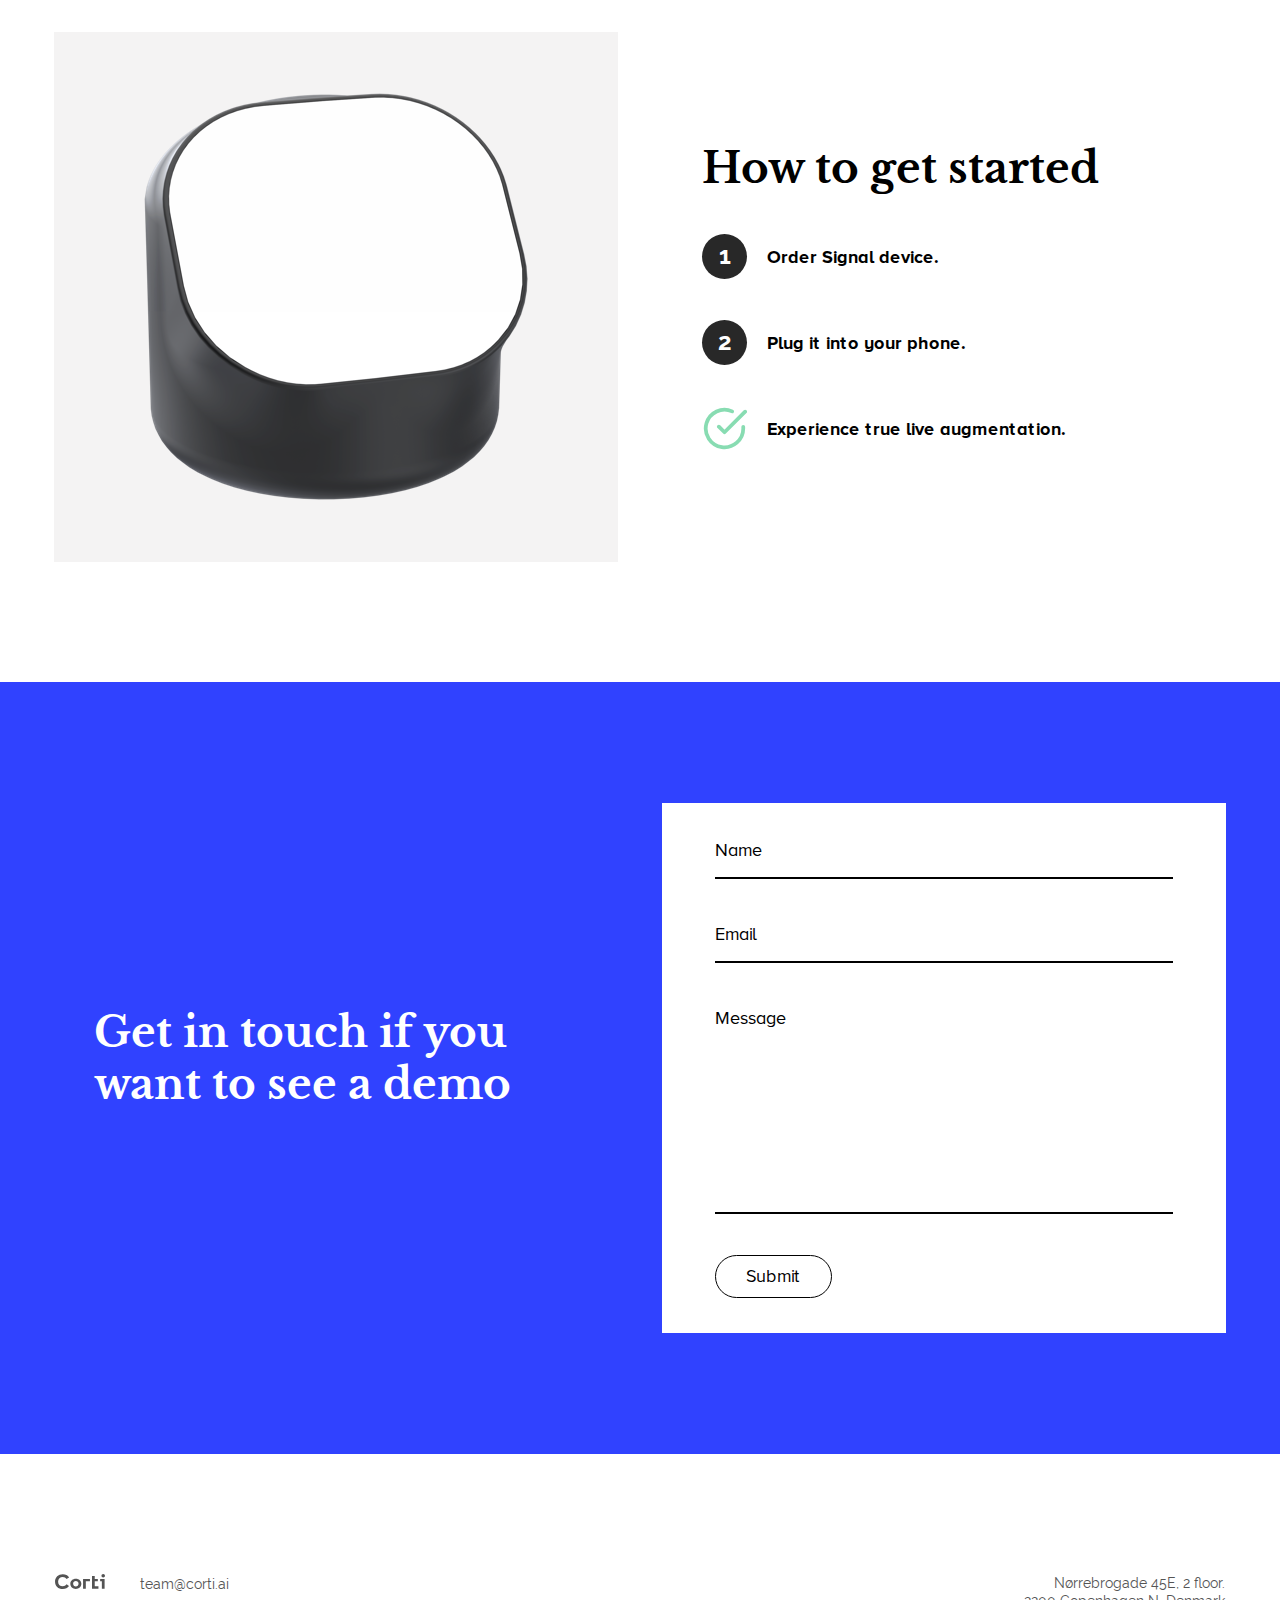
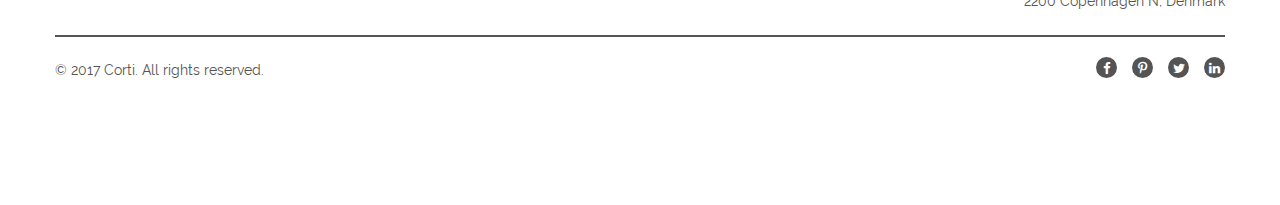
<file: product.html>
<!DOCTYPE html>
<html lang="en">
<head>
	<meta charset="UTF-8">
	<meta name="viewport" content="width=device-width, initial-scale=1">
	<title>Corti</title>
	<link rel="stylesheet" href="css/normalize.css">
	<link rel="stylesheet" href="fonts/fonts.css">
	<link rel="stylesheet" href="css/font-awesome.min.css">
	<link rel="stylesheet" href="css/jquery.mThumbnailScroller.css">
	<link rel="stylesheet" href="css/main.css">
	<link rel="stylesheet" href="css/mediaq.css">
</head>
<body>
	<div class="page-reveal-preloader"></div>
	<header class="main-header">
		<div class="content-wrapper">
			<div class="header-container clearfix">
				<a href="index.html" class="logo-header">
					<img src="assets/img/logo.png" alt="Some title">
					We’re hiring!
				</a>
				<div class="header-right clearfix">
					<nav class="header-nav">
						<ul class="clearfix">
							<li>
								<a href="#">Signal</a>
							</li>
							<li>
								<a href="technology.html">Technology</a>
							</li>
						</ul>
					</nav>
					<div class="menu-burger" role="button">
						<div></div>
						<div></div>
						<div></div>
					</div>
				</div>
			</div>
		</div>
	</header>
	<div class="modal-main-menu">
		<div class="modal-main-menu-header clearfix">
			<div class="content-wrapper clearfix">
				<a href="index.html" class="modal-main-menu-header-logo">
					<img src="assets/img/icons/orb-neutral-white.svg" alt="Some title">
					We’re hiring!
				</a>
				<div class="modal-main-menu-close-btn"></div>
			</div>
		</div>
		<div class="content-wrapper modal-menu-nav-wrapper clearfix">
			<nav class="modal-menu-nav">
				<ul class="modal-menu-large-list">
					<li>
						<a href="index.html" data-letters="Home">Home</a>
					</li>
					<li>
						<a href="technology.html" data-letters="Technology">Technology</a>
					</li>
					<li>
						<a href="product.html" data-letters="Product">Product</a>
					</li>
				</ul>
				<ul class="modal-menu-small-list">
					<li>
						<a href="about.html">About</a>
					</li>
					<li>
						<a href="contact.html">Contact</a>
					</li>
					<li>
						<a href="#">Career</a>
					</li>
					<li>
						<a href="index.html#blog">Blog</a>
					</li>
				</ul>
			</nav>
		</div>
	</div>
	<div class="page-wrapper">
		<main>
			<article>
				<section class="section-product-intro">
					<div class="content-wrapper">
						<div class="section-product-intro-content-container">
							<img src="assets/img/product/intro.jpg" alt="Some title">
							<div class="section-product-intro-content">
								<div class="section-product-intro-content-wrapper">
									<h1>Amplify your emergency department</h1>
									<p>When applying Corti to your calls, you will get the hardware, software and training needed to move your potential cardiac arrest detection rate to +90% in less than a minute.</p>
									<a href="#" class="link-btn link-btn-product-intro">Book a demo</a>
								</div>
							</div>
						</div>
					</div>
				</section>
				<section class="section-product-advantages">
					<div class="content-wrapper">
						<ul class="product-advantages-list">
							<li>
								<div class="product-advantages-list-item-icon">
									<img src="assets/img/icons/copy.svg" alt="Some alt">
								</div>
								Simple employee onboarding.
							</li>
							<li>
								<div class="product-advantages-list-item-icon">
									<img src="assets/img/icons/bar-chart.svg" alt="Some alt">
								</div>
								Hassle free installation
							</li>
							<li>
								<div class="product-advantages-list-item-icon">
									<img src="assets/img/icons/message-square.svg" alt="Some alt">
								</div>
								High accuracy out of the box
							</li>
							<li>
								<div class="product-advantages-list-item-icon">
									<img src="assets/img/icons/flash.svg" alt="Some alt">
								</div>
								30 days free test.
							</li>
						</ul>
					</div>
				</section>
				<section class="left-right-block clearfix">
					<div class="left-right-block-fixed-width">
						<img src="assets/img/product/block1.svg" alt="Some title">
					</div>
					<div class="left-right-block-fluid-width">
						<div class="left-right-block-fluid-width-text-content left-right-block-fluid-width-text-content-product">
							<h2>Live assistance during emergency calls</h2>
							<p>Corti alerts the dispatcher with fast and simple notifications every time critical patterns emerge. That’s enables the agent to keep full focus on the conversation, while still using state-of-the-art technology to amplify the potential for successfully detecting the right outcome.</p>
						</div>
					</div>
				</section>
				<section class="left-right-block left-right-block-reverse clearfix">
					<div class="left-right-block-fixed-width">
						<img src="assets/img/product/block2.svg" alt="Some title">
					</div>
					<div class="left-right-block-fluid-width">
						<div class="left-right-block-fluid-width-text-content left-right-block-fluid-width-text-content-product">
							<h2>How it works</h2>
							<p>We create extremely accurate and fast prediction frameworks, by collecting models that are utilizing our feature extraction capabilities to the fullest. By applying convolutional and recurrent neural networks we consider a large contextual input from which our models train to find the most subtle correlations in data that results in the highest accuracy.</p>
						</div>
					</div>
				</section>
				<section class="section-product-grey-block">
					<div class="left-right-block clearfix">
						<div class="left-right-block-fixed-width">
							<img src="assets/img/product/photo.jpg" alt="Some title">
							<div class="photo-quote">
								<p>This is an innovation with the potential to change the way Emergency Medical Services handle emergency calls.</p>
								<span>Freddy Lippert, CEO of EMS Copenhagen</span>
							</div>
						</div>
						<div class="left-right-block-fluid-width">
							<div class="left-right-block-fluid-width-text-content">
								<h2>Detecting cardiac arrest in Copenhagen</h2>
								<p>Corti has build a strong partnership with the EMS service in Copenhagen, where they use Corti to detect cardiac arrest calls. Corti proved together with the management team, that the technology was able to catch up to 94% of cardiac arrest cases in under 60 seconds.</p>
							</div>
						</div>
					</div>
				</section>
				<section class="left-right-block clearfix">
					<div class="left-right-block-fixed-width">
						<img src="assets/img/product/product.png" alt="Some title">
					</div>
					<div class="left-right-block-fluid-width">
						<div class="left-right-block-fluid-width-text-content">
							<h2>How to get started</h2>
							<ul class="product-how-to-list">
								<li>
									<div class="product-how-to-list-item-number">1</div>
									Order Signal device.
								</li>
								<li>
									<div class="product-how-to-list-item-number">2</div>
									Plug it into your phone.
								</li>
								<li>
									<div class="product-how-to-list-item-ok">
										
									</div>
									Experience true live augmentation.
								</li>
							</ul>
						</div>
					</div>
				</section>
				<section class="section-demo-form">
					<div class="left-right-block left-right-block-reverse clearfix">
						<div class="left-right-block-fixed-width">
							<form action="#" method="POST" class="product-demo-form" id="product-demo-form">
								<div class="input-wrapper">
									<input type="text" name="user-name" id="user-name" placeholder="Name">
								</div>
								<div class="input-wrapper">
									<input type="email" name="user-email" id="user-email" placeholder="Email">
								</div>
								<div class="input-wrapper">
									<textarea name="user-msg" id="user-msg" placeholder="Message"></textarea>
								</div>
								<button type="submit">Submit</button>
							</form>
						</div>
						<div class="left-right-block-fluid-width">
							<div class="left-right-block-fluid-width-text-content left-right-block-fluid-width-text-content-white">
								<h2>Get in touch if you want to see a demo</h2>
							</div>
						</div>
					</div>
				</section>
			</article>
		</main>
	</div>
	<footer class="main-footer">
		<div class="content-wrapper">
			<div class="main-footer-content">
				<div class="footer-up clearfix">
					<div class="footer-up-left">
						<a href="#" class="footer-logo">
							<img src="assets/img/icons/footer-logo.svg" alt="Some title">
						</a>
						<a href="mailto:team@corti.ai" class="footer-mail">team@corti.ai</a>
					</div>
					<div class="footer-up-right">
						<p>Nørrebrogade 45E, 2 floor.<br>2200 Copenhagen N, Denmark</p>
					</div>
				</div>
				<div class="footer-bottom clearfix">
					<span class="footer-copy">&copy; 2017 Corti. All rights reserved.</span>
					<ul class="footer-socials">
						<li>
							<a href="#" target="_blank">
								<i class="fa fa-facebook" aria-hidden="true"></i>
							</a>
						</li>
						<li>
							<a href="#" target="_blank">
								<i class="fa fa-pinterest-p" aria-hidden="true"></i>
							</a>
						</li>
						<li>
							<a href="#" target="_blank">
								<i class="fa fa-twitter" aria-hidden="true"></i>
							</a>
						</li>
						<li>
							<a href="#" target="_blank">
								<i class="fa fa-linkedin" aria-hidden="true"></i>
							</a>
						</li>
					</ul>
				</div>
			</div>
		</div>
	</footer>
	<script src="js/libs/ofi.min.js"></script>
	<script src="js/libs/jquery-3.2.1.min.js"></script>
	<script src="js/libs/jquery-migrate-3.0.0.min.js"></script>
	<script src="js/libs/jquery.mThumbnailScroller.min.js"></script>
	<script src="js/main.js"></script>
</body>
</html>
</file>
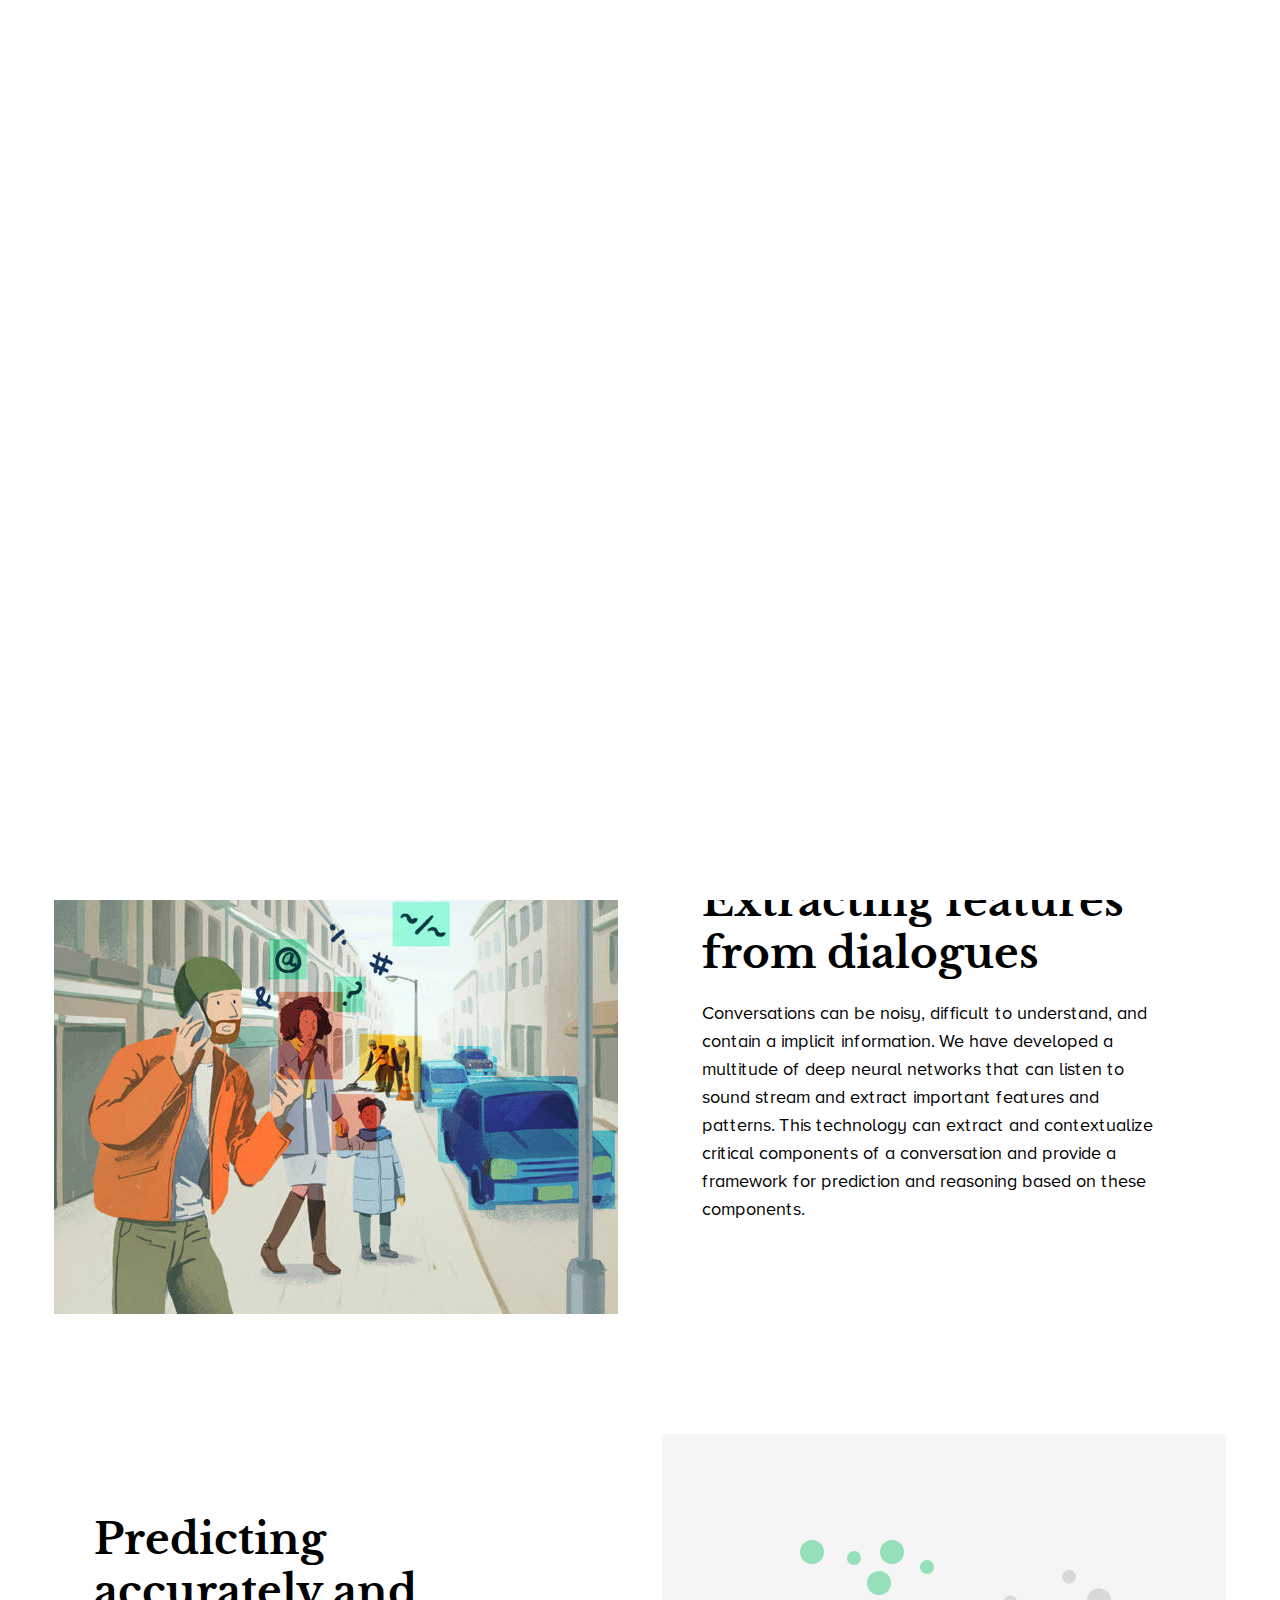
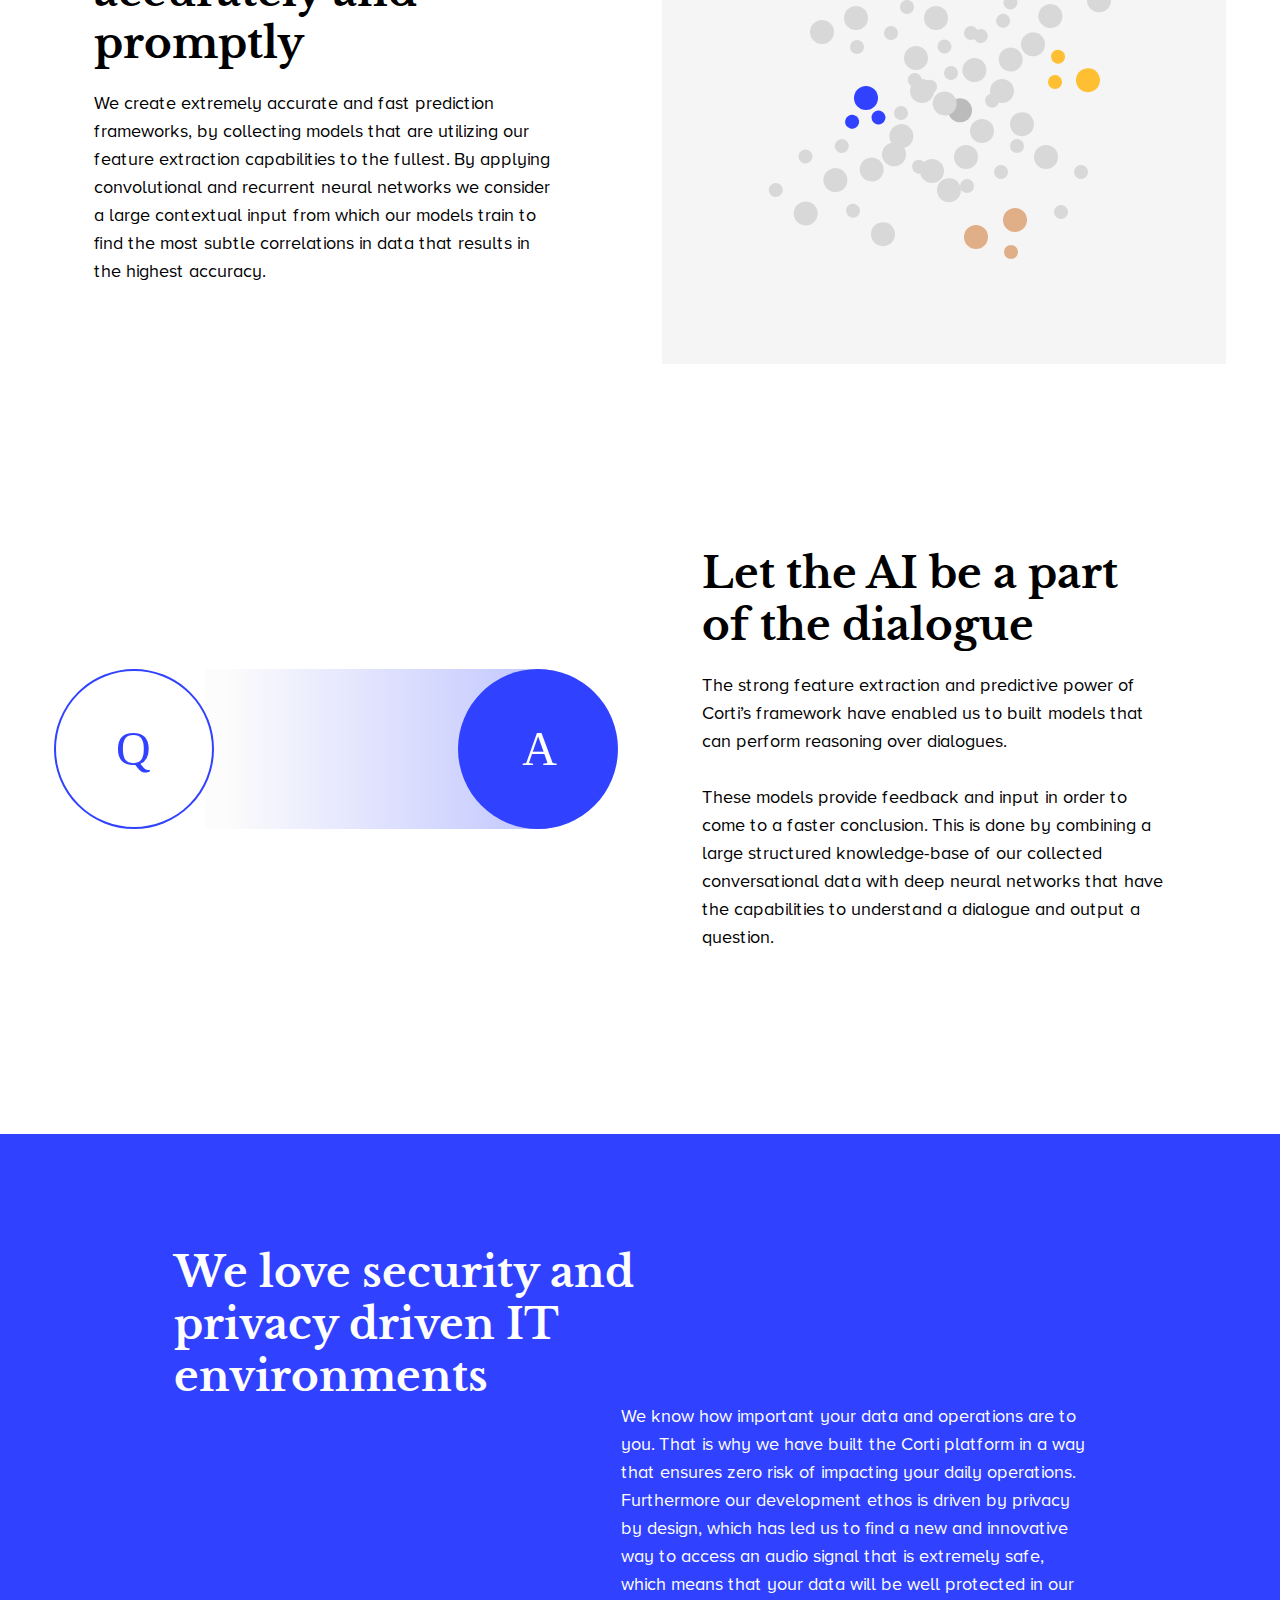
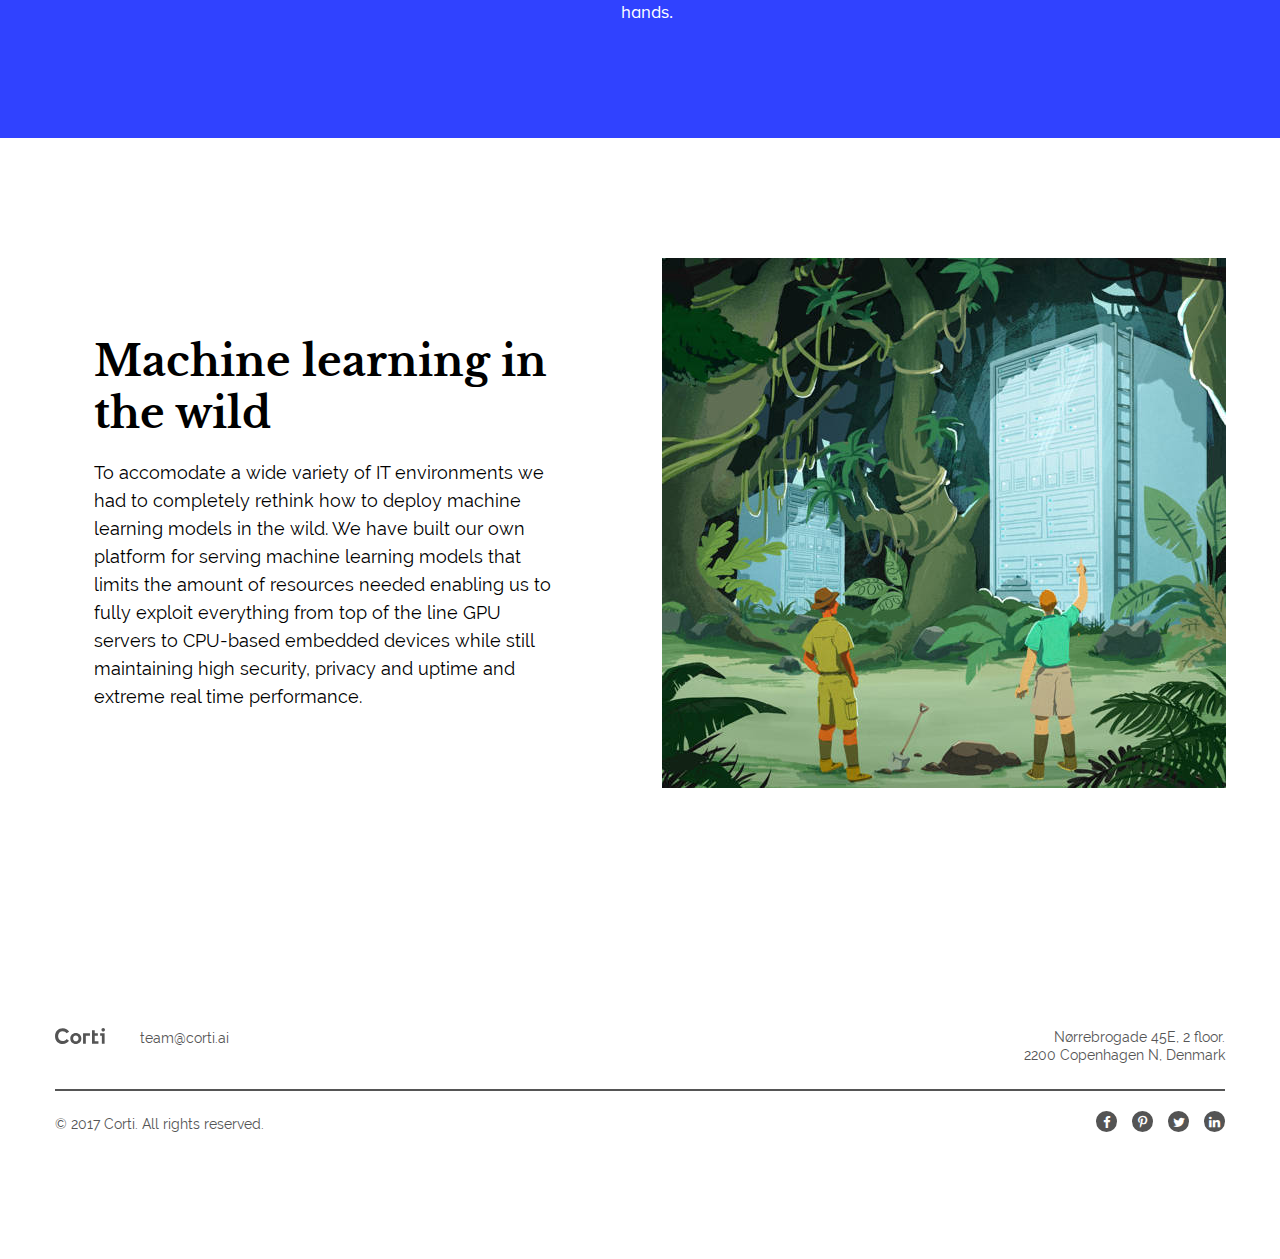
<file: technology.html>
<!DOCTYPE html>
<html lang="en">
<head>
	<meta charset="UTF-8">
	<meta name="viewport" content="width=device-width, initial-scale=1">
	<title>Corti</title>
	<link rel="stylesheet" href="css/normalize.css">
	<link rel="stylesheet" href="fonts/fonts.css">
	<link rel="stylesheet" href="css/font-awesome.min.css">
	<link rel="stylesheet" href="css/jquery.mThumbnailScroller.css">
	<link rel="stylesheet" href="css/main.css">
	<link rel="stylesheet" href="css/mediaq.css">
</head>
<body>
	<div class="page-reveal-preloader"></div>
	<header class="main-header">
		<div class="content-wrapper">
			<div class="header-container clearfix">
				<a href="index.html" class="logo-header">
					<img src="assets/img/logo.png" alt="Some title">
					We’re hiring!
				</a>
				<div class="header-right clearfix">
					<nav class="header-nav">
						<ul class="clearfix">
							<li>
								<a href="#">Signal</a>
							</li>
							<li>
								<a href="technology.html">Technology</a>
							</li>
						</ul>
					</nav>
					<div class="menu-burger" role="button">
						<div></div>
						<div></div>
						<div></div>
					</div>
				</div>
			</div>
		</div>
	</header>
	<div class="modal-main-menu">
		<div class="modal-main-menu-header clearfix">
			<div class="content-wrapper clearfix">
				<a href="index.html" class="modal-main-menu-header-logo">
					<img src="assets/img/icons/orb-neutral-white.svg" alt="Some title">
					We’re hiring!
				</a>
				<div class="modal-main-menu-close-btn"></div>
			</div>
		</div>
		<div class="content-wrapper modal-menu-nav-wrapper clearfix">
			<nav class="modal-menu-nav">
				<ul class="modal-menu-large-list">
					<li>
						<a href="index.html" data-letters="Home">Home</a>
					</li>
					<li>
						<a href="technology.html" data-letters="Technology">Technology</a>
					</li>
					<li>
						<a href="product.html" data-letters="Product">Product</a>
					</li>
				</ul>
				<ul class="modal-menu-small-list">
					<li>
						<a href="about.html">About</a>
					</li>
					<li>
						<a href="contact.html">Contact</a>
					</li>
					<li>
						<a href="#">Career</a>
					</li>
					<li>
						<a href="index.html#blog">Blog</a>
					</li>
				</ul>
			</nav>
		</div>
	</div>
	<div class="page-wrapper">
		<main>
			<article>
				<section class="left-right-block left-right-block-reverse left-right-block-technology clearfix">
					<div class="left-right-block-fixed-width">
						<img src="assets/img/technology/1.jpg" alt="Some title">
					</div>
					<div class="left-right-block-fluid-width">
						<div class="left-right-block-fluid-width-text-content left-right-block-fluid-width-text-content-product">
							<h2>We are at the frontier of machine learning</h2>
							<p>At Corti we are tasked to solve four major technological areas</p>
							<ul class="product-advantages-list product-advantages-list-technology">
								<li>
									<div class="product-advantages-list-item-icon">
										<img src="assets/img/icons/copy.svg" alt="Some alt">
									</div>
									Feature extraction.
								</li>
								<li>
									<div class="product-advantages-list-item-icon">
										<img src="assets/img/icons/bar-chart.svg" alt="Some alt">
									</div>
									Predicting symptoms.
								</li>
								<li>
									<div class="product-advantages-list-item-icon">
										<img src="assets/img/icons/message-square.svg" alt="Some alt">
									</div>
									Dialogue understanding.
								</li>
								<li>
									<div class="product-advantages-list-item-icon">
										<img src="assets/img/icons/flash.svg" alt="Some alt">
									</div>
									Machine learning in the wild.
								</li>
							</ul>
						</div>
					</div>
				</section>
				<section class="left-right-block clearfix">
					<div class="left-right-block-fixed-width">
						<img src="assets/img/technology/2.jpg" alt="Some title">
					</div>
					<div class="left-right-block-fluid-width">
						<div class="left-right-block-fluid-width-text-content left-right-block-fluid-width-text-content-product">
							<h2>Extracting features from dialogues</h2>
							<p>Conversations can be noisy, difficult to understand, and contain a implicit information. We have developed a multitude of deep neural networks that can listen to sound stream and extract important features and patterns. This technology can extract and contextualize critical components of a conversation and provide a framework for prediction and reasoning based on these components.</p>
						</div>
					</div>
				</section>
				<section class="left-right-block left-right-block-reverse clearfix">
					<div class="left-right-block-fixed-width">
						<img src="assets/img/technology/3.svg" alt="Some title">
					</div>
					<div class="left-right-block-fluid-width">
						<div class="left-right-block-fluid-width-text-content left-right-block-fluid-width-text-content-product">
							<h2>Predicting accurately and promptly</h2>
							<p>We create extremely accurate and fast prediction frameworks, by collecting models that are utilizing our feature extraction capabilities to the fullest. By applying convolutional and recurrent neural networks we consider a large contextual input from which our models train to find the most subtle correlations in data that results in the highest accuracy.</p>
						</div>
					</div>
				</section>
				<section class="left-right-block clearfix">
					<div class="left-right-block-fixed-width">
						<img src="assets/img/technology/4.svg" alt="Some title">
					</div>
					<div class="left-right-block-fluid-width">
						<div class="left-right-block-fluid-width-text-content left-right-block-fluid-width-text-content-product">
							<h2>Let the AI be a part of the dialogue</h2>
							<p>The strong feature extraction and predictive power of Corti’s framework have enabled us to built models that can perform reasoning over dialogues. <br><br>These models provide feedback and input in order to come to a faster conclusion. This is done by combining a large structured knowledge-base of our collected conversational data with deep neural networks that have the capabilities to understand a dialogue and output a question.</p>
						</div>
					</div>
				</section>
				<section class="section-grey-block section-blue-block">
					<div class="content-wrapper">
						<div class="section-grey-block-content-wrapper clearfix">
							<h2>We love security and privacy driven IT environments</h2>
							<div class="section-grey-block-content">
								<p>We know how important your data and operations are to you. That is why we have built the Corti platform in a way that ensures zero risk of impacting your daily operations. Furthermore our development ethos is driven by privacy by design, which has led us to find a new and innovative way to access an audio signal that is extremely safe, which means that your data will be well protected in our hands.</p>
							</div>
						</div>
					</div>
				</section>
				<section class="left-right-block left-right-block-reverse clearfix">
					<div class="left-right-block-fixed-width">
						<img src="assets/img/technology/5.jpg" alt="Some title">
					</div>
					<div class="left-right-block-fluid-width">
						<div class="left-right-block-fluid-width-text-content">
							<h2>Machine learning in the wild</h2>
							<p>To accomodate a wide variety of IT environments we had to completely rethink how to deploy machine learning models in the wild. We have built our own platform for serving machine learning models that limits the amount of resources needed enabling us to fully exploit everything from top of the line GPU servers to CPU-based embedded devices while still maintaining high security, privacy and uptime and extreme real time performance.</p>
						</div>
					</div>
				</section>
			</article>
		</main>
	</div>
	<footer class="main-footer">
		<div class="content-wrapper">
			<div class="main-footer-content">
				<div class="footer-up clearfix">
					<div class="footer-up-left">
						<a href="#" class="footer-logo">
							<img src="assets/img/icons/footer-logo.svg" alt="Some title">
						</a>
						<a href="mailto:team@corti.ai" class="footer-mail">team@corti.ai</a>
					</div>
					<div class="footer-up-right">
						<p>Nørrebrogade 45E, 2 floor.<br>2200 Copenhagen N, Denmark</p>
					</div>
				</div>
				<div class="footer-bottom clearfix">
					<span class="footer-copy">&copy; 2017 Corti. All rights reserved.</span>
					<ul class="footer-socials">
						<li>
							<a href="#" target="_blank">
								<i class="fa fa-facebook" aria-hidden="true"></i>
							</a>
						</li>
						<li>
							<a href="#" target="_blank">
								<i class="fa fa-pinterest-p" aria-hidden="true"></i>
							</a>
						</li>
						<li>
							<a href="#" target="_blank">
								<i class="fa fa-twitter" aria-hidden="true"></i>
							</a>
						</li>
						<li>
							<a href="#" target="_blank">
								<i class="fa fa-linkedin" aria-hidden="true"></i>
							</a>
						</li>
					</ul>
				</div>
			</div>
		</div>
	</footer>
	<script src="js/libs/ofi.min.js"></script>
	<script src="js/libs/jquery-3.2.1.min.js"></script>
	<script src="js/libs/jquery-migrate-3.0.0.min.js"></script>
	<script src="js/libs/jquery.mThumbnailScroller.min.js"></script>
	<script src="js/main.js"></script>
</body>
</html>
</file>
<file: fonts/fonts.css>
@font-face {
	font-family: 'Libre Baskerville';
	src: url('LibreBaskerville-Bold.eot');
	src: url('LibreBaskerville-Bold.eot?#iefix') format('embedded-opentype'),
		url('LibreBaskerville-Bold.woff') format('woff'),
		url('LibreBaskerville-Bold.ttf') format('truetype');
	font-weight: bold;
	font-style: normal;
}

@font-face {
	font-family: 'Raleway';
	src: url('Raleway-Bold.eot');
	src: url('Raleway-Bold.eot?#iefix') format('embedded-opentype'),
		url('Raleway-Bold.woff') format('woff'),
		url('Raleway-Bold.ttf') format('truetype');
	font-weight: bold;
	font-style: normal;
}

@font-face {
	font-family: 'Raleway';
	src: url('Raleway-SemiBold.eot');
	src: url('Raleway-SemiBold.eot?#iefix') format('embedded-opentype'),
		url('Raleway-SemiBold.woff') format('woff'),
		url('Raleway-SemiBold.ttf') format('truetype');
	font-weight: 600;
	font-style: normal;
}

@font-face {
	font-family: 'Raleway';
	src: url('Raleway-Regular.eot');
	src: url('Raleway-Regular.eot?#iefix') format('embedded-opentype'),
		url('Raleway-Regular.woff') format('woff'),
		url('Raleway-Regular.ttf') format('truetype');
	font-weight: normal;
	font-style: normal;
}

@font-face {
	font-family: 'Libre Baskerville';
	src: url('LibreBaskerville-Regular.eot');
	src: url('LibreBaskerville-Regular.eot?#iefix') format('embedded-opentype'),
		url('LibreBaskerville-Regular.woff') format('woff'),
		url('LibreBaskerville-Regular.ttf') format('truetype');
	font-weight: normal;
	font-style: normal;
}

@font-face {
	font-family: 'Proxima Nova Alt Rg';
	src: url('ProximaNovaA-Bold.eot');
	src: url('ProximaNovaA-Bold.eot?#iefix') format('embedded-opentype'),
		url('ProximaNovaA-Bold.woff') format('woff'),
		url('ProximaNovaA-Bold.ttf') format('truetype');
	font-weight: bold;
	font-style: normal;
}

@font-face {
	font-family: 'Proxima Nova Alt Rg';
	src: url('ProximaNovaA-Regular.eot');
	src: url('ProximaNovaA-Regular.eot?#iefix') format('embedded-opentype'),
		url('ProximaNovaA-Regular.woff') format('woff'),
		url('ProximaNovaA-Regular.ttf') format('truetype');
	font-weight: normal;
	font-style: normal;
}
</file>
<file: css/main.css>
/* BASIC STYLES */
/* ------------ */

*{
	-webkit-box-sizing: border-box;
	        box-sizing: border-box;
	-webkit-tap-highlight-color: rgba(0, 0, 0, 0);
}

::-moz-selection {
	background: #000;
	color: #fafafa;
}
::selection {
	background: #000;
	color: #fff;
}

html{
	height: 100%;
	max-width: 100vw;
	overflow-x: hidden;
}

html,
body{
	width: 100%;
	max-width: 100vw;
	background-color: #fff;
	overflow-x: hidden;
}

body{
	overflow-x: hidden;
	position: relative;
	font-family: 'Raleway';
	font-size: 18px;
	line-height: 28px;
	font-weight: normal;
	font-style: normal;
	color: #000;
	overflow-x: hidden;
}

a,
a:hover,
a:focus,
a:active,
a:visited{
	text-decoration: none;
	outline: none;
	color: #3042ff;
}

ul,
ol{
	margin: 0;
	padding: 0;
	list-style: none;
}

input,
textarea,
select{
	border: none;
	border-radius: 0;
	outline: none;
	padding: 0;
	margin: 0;
	display: block;
	width: 100%;
}

textarea{
	resize: none;
}

button{
	background: transparent;
	border-radius: 0;
	border: none;
	outline: none;
	padding: 0;
}

.clearfix::before,
.clearfix::after {
  content: "";
  display: table;
}
 
.clearfix::after {
  clear: both;
}

.center{
	text-align: center;
}

.overflow-hidden{
	overflow: hidden;
	height: 100%;
}

.page-wrapper{
	padding: 74px 0 0 0;
	max-width: 100%;
	min-height: 100vh;
	overflow: hidden;
	position: relative;
}

.content-wrapper{
	width: 1440px;
	max-width: 100%;
	margin: 0 auto;
}

.page-reveal-preloader{
	width: 100%;
	height: 100%;
	background-color: #fff;
	position: fixed;
	top: 0;
	left: 0;
	z-index: 200;
	will-change: transform;
	-webkit-animation: 1s pageReveal ease forwards;
	        animation: 1s pageReveal ease forwards;
}

@-webkit-keyframes pageReveal{
	0%{
		-webkit-transform: translateX(0);
		        transform: translateX(0);
	}
	100%{
		-webkit-transform: translateX(100%);
		        transform: translateX(100%);
	}
}

@keyframes pageReveal{
	0%{
		-webkit-transform: translateX(0);
		        transform: translateX(0);
	}
	100%{
		-webkit-transform: translateX(100%);
		        transform: translateX(100%);
	}
}




/* HEADER */

.main-header{
	padding: 20px 0;
	position: fixed;
	width: 100%;
	top: 0;
	left: 0;
	will-change: transform;
	z-index: 100;
	-webkit-transition: background-color .3s ease, -webkit-box-shadow .6s ease;
	transition: background-color .3s ease, -webkit-box-shadow .6s ease;
	transition: background-color .3s ease, box-shadow .6s ease;
	transition: background-color .3s ease, box-shadow .6s ease, -webkit-box-shadow .6s ease;
}

.main-header.scroll{
	background-color: #fff;
	-webkit-box-shadow: rgba(0, 0, 0, 0.098) 3px 3px 13px 0;
	        box-shadow: rgba(0, 0, 0, 0.098) 3px 3px 13px 0;
}

.header-container{
	padding: 0 50px 0 65px;
}

.logo-header{
	padding: 0 0 0 55px;
	position: relative;
	float: left;
	font-weight: bold;
	font-size: 15px;
	line-height: 34px;
}

.logo-header > img{
	display: block;
	width: 37px;
	height: 34px;
	position: absolute;
	top: 0;
	left: 0;
}

.header-right{
	float: right;
}

.header-nav{
	font-size: 15px;
	line-height: 34px;
	float: left;
}

.header-nav a{
	display: block;
	vertical-align: top;
	color: #2f42ff;
	padding: 0 7px;
	position: relative;
}

.header-nav a::after{
	content: '';
	width: 0;
	height: 1px;
	background-color: #2f42ff;
	position: absolute;
	left: 7px;
	bottom: 0;
	opacity: 0;
	-webkit-transition: opacity .5s ease, width .5s ease;
	transition: opacity .5s ease, width .5s ease;
}

.header-nav a:hover::after{
	width: calc(100% - 14px);
	opacity: 1;
}

.header-nav > ul > li{
	float: left;
}

.menu-burger{
	float: right;
	width: 34px;
	height: 34px;
	padding: 7px 0 0 0;
	margin: 0 0 0 46px;
	cursor: pointer;
}

.menu-burger > div{
	width: 4px;
	height: 4px;
	background-color: #2631ff;
	border-radius: 2px;
	margin: 0 auto 4px auto;
	-webkit-transition: width .3s ease;
	transition: width .3s ease;
}

.menu-burger > div:nth-of-type(2){
	-webkit-transition-delay: .1s;
	        transition-delay: .1s;
}

.menu-burger > div:nth-of-type(3){
	-webkit-transition-delay: .2s;
	        transition-delay: .2s;
}

.menu-burger:hover > div{
	width: 25px;
}





/* PAGE - FRONT PAGE TEMPLATE */

.section-intro{
	margin: -74px 0 0 0;
	background-image: url('../assets/img/front_page/main-top.jpg');
	background-size: contain;
	background-position: top right;
	background-repeat: no-repeat;
}

.section-intro-container{
	height: 788px;
	display: -webkit-box;
	display: -ms-flexbox;
	display: flex;
	-webkit-box-pack: center;
	    -ms-flex-pack: center;
	        justify-content: center;
	-webkit-box-orient: vertical;
	-webkit-box-direction: normal;
	    -ms-flex-direction: column;
	        flex-direction: column;
}

.section-intro-content{
	width: 790px;
	max-width: 100%;
	padding: 0 0 0 134px;
}

.section-intro-content > h1{
	font-family: 'Libre Baskerville';
	font-weight: bold;
	font-size: 53px;
	line-height: 67px;
	margin: 0 0 15px 0;
}

.section-intro-content > p{
	font-size: 18px;
	line-height: 34px;
	margin: 0;
}

.link-btn{
	display: inline-block;
	font-weight: bold;
	font-size: 18px;
	line-height: 28px;
	padding: 0 40px 0 0;
	position: relative;
}

.link-btn::after{
	content: '';
	display: block;
	width: 40px;
	height: 100%;
	background-image: url('../assets/img/icons/link-arrow.svg');
	background-size: 8px 16px;
	background-position: center;
	background-repeat: no-repeat;
	position: absolute;
	right: 0;
	top: 0;
	-webkit-transition: -webkit-transform .3s ease;
	transition: -webkit-transform .3s ease;
	transition: transform .3s ease;
	transition: transform .3s ease, -webkit-transform .3s ease;
}

.link-btn:hover::after{
	-webkit-transform: translateX(5px);
	        transform: translateX(5px);
}

.link-btn-intro-section{
	margin: 15px 0 0 0;
}

.left-right-block{
	width: 1172px;
	max-width: 100%;
	margin: 120px auto;
	display: -webkit-box;
	display: -ms-flexbox;
	display: flex;
	-ms-flex-wrap: wrap;
	    flex-wrap: wrap;
	-webkit-box-pack: start;
	    -ms-flex-pack: start;
	        justify-content: flex-start;
}

.left-right-block-fixed-width{
	width: 564px;
	position: relative;
}

.left-right-block-fixed-width > img{
	display: block;
	width: 100%;
	height: auto;
}

.left-right-block-fluid-width{
	width: calc(100% - 564px);
	display: -webkit-box;
	display: -ms-flexbox;
	display: flex;
	-ms-flex-wrap: wrap;
	    flex-wrap: wrap;
	-webkit-box-orient: vertical;
	-webkit-box-direction: normal;
	    -ms-flex-direction: column;
	        flex-direction: column;
	-webkit-box-pack: center;
	    -ms-flex-pack: center;
	        justify-content: center;
	padding: 0 59px 0 84px;
}

.left-right-block-fluid-width-text-content{

}

.left-right-block-fluid-width-text-content > h2{
	font-family: 'Libre Baskerville';
	font-weight: bold;
	font-size: 42px;
	line-height: 52px;
	margin: 0 0 20px 0;
}

.left-right-block-fluid-width-text-content > p{
	font-size: 18px;
	line-height: 28px;
	margin: 0;
}

.link-btn-left-right-block{
	margin: 25px 0 0 0;
}

.section-grey-block{
	padding: 112px 194px 112px 174px;
	background-color: #f5f5f5;
}

.section-grey-block-content-wrapper{
	width: 1072px;
	max-width: 100%;
	margin: 0 auto;
}

.section-grey-block-content-wrapper h2{
	width: 465px;
	max-width: 100%;
	float: left;
	font-family: 'Libre Baskerville';
	font-weight: bold;
	font-size: 42px;
	line-height: 52px;
	margin: 0;
}

.section-grey-block-content{
	width: 465px;
	max-width: 100%;
	font-size: 18px;
	line-height: 28px;
	float: right;
}

.section-grey-block-content p{
	margin: 0;
}

.link-btn-section-grey-block-content{
	margin: 15px 0 0 0;
}

.left-right-block-reverse{
	-webkit-box-orient: horizontal;
	-webkit-box-direction: reverse;
	    -ms-flex-direction: row-reverse;
	        flex-direction: row-reverse;
}

.left-right-block-reverse .left-right-block-fluid-width{
	padding: 0 102px 0 40px;
}

.section-latest-from-blog{
	padding: 140px 0 200px 0;
	background-color: #3042ff;
}

.section-latest-from-blog h2{
	font-family: 'Libre Baskerville';
	font-weight: bold;
	font-size: 42px;
	line-height: 56px;
	text-align: center;
	color: #fff;
	margin: 0 0 105px 0;
}

.blog-list > li{
    margin: 0;
}

.blog-list > li:first-of-type{
    margin: 0 0 0 135px;
}

.blog-list > li:last-of-type{
    margin: 0 135px 0 0;
}

.blog-list-item-img{
    height: 530px;
    float: left;
}

.blog-list-item-img > img{
    display: block;
    width: auto;
    height: 100%;
}

.blog-list > li > h3{
    padding: 30px 0 0 0;
    font-weight: 700;
    font-size: 12px;
    line-height: 22px;
    letter-spacing: 1px;
    text-transform: uppercase;
    color: #1a1a1a;
}

.blog-list-item-info{
	width: 564px;
	padding: 100px 45px 0 70px;
	color: #fff;
	float: left;
}

.blog-list-item-info > h3{
	font-family: 'Libre Baskerville';
	font-weight: bold;
	font-size: 42px;
	line-height: 52px;
	margin: 0 0 20px 0;
}

.blog-list-item-info > p{
	font-size: 18px;
	line-height: 28px;
	margin: 0;
}

a.link-btn-blog-list-item{
	color: #fff;
	margin: 25px 0 0 0;
}

a.link-btn-blog-list-item::after{
	background-image: url('../assets/img/icons/link-arrow-white.svg');	  
}





/* FOOTER */

.main-footer{
	padding: 120px 0;
}

.main-footer-content{
	width: 1170px;
	max-width: 100%;
	margin: 0 auto;
}

.footer-up{
	padding: 0 0 25px 0;
	border-bottom: 2px solid #555555;
}

.footer-up-left{
	float: left;
}

.footer-logo{
	display: inline-block;
	vertical-align: top;
	width: 50px;
	height: 16px;
	margin: 0 30px 0 0;
}

.footer-logo > img{
	display: block;
	width: 100%;
	height: 100%;
	-o-object-fit: contain;
	   object-fit: contain;
	font-family: 'object-fit: contain;';
}

a.footer-mail{
	display: inline-block;
	vertical-align: top;
	font-size: 14px;
	line-height: 14px;
	margin: 3px 0 0 0;
	color: #555555;
	-webkit-transition: color .3s ease;
	transition: color .3s ease;
}

a.footer-mail:hover{
	color: #000;
}

.footer-up-right{
	float: right;
}

.footer-up-right p{
	font-size: 14px;
	line-height: 18px;
	color: #555555;
	text-align: right;
	margin: 0;
}

.footer-bottom{
	padding: 20px 0 0 0;
}

.footer-copy{
	display: block;
	float: left;
	font-size: 14px;
	line-height: 15px;
	color: #555555;
	margin: 6px 0 0 0;
}

.footer-socials{
	float: right;
}

.footer-socials > li{
	display: inline-block;
	vertical-align: top;
	width: 21px;
	height: 21px;
	margin: 0 0 0 10px;
}

.footer-socials > li > a{
	display: block;
	width: 100%;
	height: 100%;
	border-radius: 50%;
	background-color: #545454;
	font-size: 13px;
	line-height: 21px;
	text-align: center;
	color: #fff;
	-webkit-transition: -webkit-transform 1s ease;
	transition: -webkit-transform 1s ease;
	transition: transform 1s ease;
	transition: transform 1s ease, -webkit-transform 1s ease;
}

.footer-socials > li > a > i{
	line-height: 21px;
	padding: 1px 0 0 0;
}

.footer-socials > li > a:hover{
	-webkit-transform: rotate(360deg);
	        transform: rotate(360deg);
}




/* MODAL MENU */

.modal-main-menu{
	width: 100%;
	height: 100%;
	background-color: #282828;
	position: fixed;
	top: 0;
	left: 0;
	z-index: -110;
	will-change: transform;
	overflow-x: hidden;
	overflow-y: auto;
	opacity: 0;
	pointer-events: none;
	-webkit-transition: opacity 1s ease;
	transition: opacity 1s ease;
}

.modal-main-menu.visible{
	opacity: 1;
	pointer-events: all;
	z-index: 110;
}

.modal-main-menu-header{
	width: 100%;
	height: 74px;
	padding: 20px 0 0 0;
	position: absolute;
	top: 0;
	left: 0;
	padding: 0 60px 0 65px;
}

.modal-main-menu-header .content-wrapper{
	padding: 20px 54px 0 65px;
}

.modal-main-menu-header-logo{
	padding: 0 0 0 55px;
	position: relative;
	float: left;
	font-weight: bold;
	font-size: 15px;
	line-height: 34px;
}

a.modal-main-menu-header-logo{
	color: #fff;
}

.modal-main-menu-header-logo > img{
	display: block;
	width: 37px;
	height: 34px;
	position: absolute;
	top: 0;
	left: 0;
}

.modal-main-menu-close-btn{
	width: 34px;
	height: 34px;
	float: right;
	cursor: pointer;
	background-image: url('../assets/img/icons/cross-icon.svg');
	background-size: 13px 13px;
	background-position: center;
	background-repeat: no-repeat;
}

.modal-menu-nav{
	float: right;
	text-align: right;
}

.modal-menu-large-list{
	font-family: 'Libre Baskerville';
	font-size: 92px;
	line-height: 114px;
	padding: 94px 0 40px 0;
}

.modal-menu-large-list > li{
	-webkit-transform: translateX(200px);
	        transform: translateX(200px);
	opacity: 0;
	-webkit-transition: opacity 1.5s ease, -webkit-transform 1.5s ease;
	transition: opacity 1.5s ease, -webkit-transform 1.5s ease;
	transition: transform 1.5s ease, opacity 1.5s ease;
	transition: transform 1.5s ease, opacity 1.5s ease, -webkit-transform 1.5s ease;
}

.modal-menu-large-list > li:nth-of-type(2){
	-webkit-transition-delay: .1s;
	        transition-delay: .1s;
}

.modal-menu-large-list > li:nth-of-type(3){
	-webkit-transition-delay: .2s;
	        transition-delay: .2s;
}

.modal-menu-large-list > li:nth-of-type(4){
	-webkit-transition-delay: .3s;
	        transition-delay: .3s;
}

.modal-menu-large-list > li:nth-of-type(5){
	-webkit-transition-delay: .4s;
	        transition-delay: .4s;
}

.modal-main-menu.visible .modal-menu-large-list > li{
	-webkit-transform: translateX(0);
	        transform: translateX(0);
	opacity: 1;
}

.modal-menu-large-list > li > a{
	display: inline-block;
	color: #fff;
	position: relative;
}

.modal-menu-large-list > li > a::after{
	content: attr(data-letters);
	width: 0;
	height: 100%;
	overflow: hidden;
	-webkit-transition: width .25s ease-out;
	transition: width .25s ease-out;
	position: absolute;
	top: 0;
	left: 0;
	background-color: #282828;
}

.modal-menu-large-list > li:nth-of-type(1) > a::after{
	color: #3042ff;
}

.modal-menu-large-list > li:nth-of-type(2) > a::after{
	color: #95e0bb;
}

.modal-menu-large-list > li:nth-of-type(3) > a::after{
	color: #ffbf32;
}

.modal-menu-large-list > li > a:hover::after{
	width: 100%;
}

.modal-menu-nav-wrapper{
	padding: 0 65px;
}

.modal-menu-small-list{
	font-family: 'Proxima Nova Alt Rg';
	font-size: 24px;
	line-height: 26px;
	-webkit-transition: opacity 1.5s ease, -webkit-transform 1.5s ease;
	transition: opacity 1.5s ease, -webkit-transform 1.5s ease;
	transition: transform 1.5s ease, opacity 1.5s ease;
	transition: transform 1.5s ease, opacity 1.5s ease, -webkit-transform 1.5s ease;
	-webkit-transition-delay: .3s;
	        transition-delay: .3s;
	-webkit-transform: translateX(200px);
	        transform: translateX(200px);
	opacity: 0;
}

.modal-main-menu.visible .modal-menu-small-list{
	opacity: 1;
	-webkit-transform: translateX(0);
	        transform: translateX(0);
}

.modal-menu-small-list > li{
	display: inline-block;
	vertical-align: top;
	margin: 0 0 0 25px;
}

.modal-menu-small-list > li > a{
	display: block;
	color: #fff;
	-webkit-transition: color .3s ease;
	transition: color .3s ease;
}

.modal-menu-small-list > li > a:hover{
	color: #888;
}




/* PAGE - PRODUCT TEMPLATE */

.section-product-intro{
	margin: -74px 0 0 0;
}

.section-product-intro-content-container{
	position: relative;
}

.section-product-intro-content-container > img{
	display: block;
	width: 100%;
	height: auto;
}

.section-product-intro-content{
	width: 100%;
	position: absolute;
	top: 172px;
	left: 0;
}

.section-product-intro-content-wrapper{
	width: 721px;
	max-width: 100%;
	margin: 0 auto;
	text-align: center;
}

.section-product-intro-content-wrapper > h1{
	font-family: 'Libre Baskerville';
	font-weight: bold;
	font-size: 51px;
	line-height: 61px;
	margin: 0 0 20px 0;
}

.section-product-intro-content-wrapper > p{
	font-family: 'Proxima Nova Alt Rg';
	font-size: 18px;
	line-height: 28px;
	margin: 0;
}

.link-btn-product-intro{
	margin: 25px 0 0 0;
}

.product-advantages-list{
	text-align: center;
}

.product-advantages-list > li{
	display: inline-block;
	vertical-align: top;
	margin: 0 20px;
	padding: 15px 0 15px 55px;
	position: relative;
	font-family: 'Proxima Nova Alt Rg';
	font-size: 14px;
	line-height: 15px;
	color: #282828;
}

.product-advantages-list-item-icon{
	position: absolute;
	top: 0;
	left: 0;
	width: 45px;
	height: 45px;
	background-color: #282828;
	border-radius: 50%;
}

.product-advantages-list-item-icon > img{
	display: block;
	width: 20px;
	height: auto;
	margin: 12px auto 0 auto;
}

.left-right-block-fluid-width-text-content-product > p{
	font-family: 'Proxima Nova Alt Rg';
}

.section-product-grey-block{
	background-color: #f4f3f3;
	padding: 1px 0;
}

.photo-quote{
	position: absolute;
	bottom: 0;
	left: 0;
	padding: 40px;
	font-size: 24px;
	line-height: 36px;
	color: #fff;
}

.photo-quote p{
	margin: 0;
}

.photo-quote span{
	display: block;
	margin: 15px 0 0 0;
	font-weight: 600;
	font-size: 18px;
	line-height: 28px;
}

.product-how-to-list{
	font-family: 'Proxima Nova Alt Rg';
	font-weight: bold;
	font-size: 18px;
	line-height: 20px;
	margin: 40px 0 0 0;
}

.product-how-to-list > li{
	padding: 13px 0 13px 65px;
	position: relative;
	margin: 0 0 40px 0;
}

.product-how-to-list > li:last-of-type{
	margin: 0;
}

.product-how-to-list-item-number{
	width: 45px;
	height: 45px;
	border-radius: 50%;
	background-color: #282828;
	font-family: 'Raleway';
	font-weight: bold;
	font-size: 24px;
	line-height: 44px;
	text-align: center;
	color: #fff;
	position: absolute;
	top: 0;
	left: 0;
}

.product-how-to-list-item-ok{
	width: 45px;
	height: 45px;
	position: absolute;
	top: 0;
	left: 0;
	background-image: url('../assets/img/icons/check-circle.svg');
	background-size: contain;
	background-position: center;
	background-repeat: no-repeat;
}

.section-demo-form{
	padding: 1px 0;
	background-color: #3042ff;
}

.left-right-block-fluid-width-text-content-white{
	color: #fff;
}

.product-demo-form{
	width: 100%;
	height: 530px;
	background-color: #fff;
	padding: 33px 53px;
	overflow: auto;
	font-family: 'Proxima Nova Alt Rg';
	font-size: 18px;
	line-height: 28px;
}

.input-wrapper{
	border-bottom: 2px solid #000;
	margin: 0 0 41px 0;
}

.input-wrapper input{
	padding: 0 0 13px 0;
}

.input-wrapper textarea{
	height: 208px;
}

.input-wrapper input::-webkit-input-placeholder,
.input-wrapper textarea::-webkit-input-placeholder { /* Chrome/Opera/Safari */
  color: #000;
}
.input-wrapper input::-moz-placeholder,
.input-wrapper textarea::-moz-placeholder
 { /* Firefox 19+ */
  color: #000;
}
.input-wrapper input:-ms-input-placeholder,
.input-wrapper textarea:-ms-input-placeholder { /* IE 10+ */
  color: #000;
}
.input-wrapper input:-moz-placeholder,
.input-wrapper textarea:-moz-placeholder { /* Firefox 18- */
  color: #000;
}

.product-demo-form > button{
	padding: 10px 30px 11px 30px;
	border-radius: 100px;
	border: 1px solid #000;
	font-size: 18px;
	line-height: 20px;
	-webkit-transition: background-color .3s ease, color .3s ease;
	transition: background-color .3s ease, color .3s ease;
}

.product-demo-form > button:hover{
	color: #fff;
	background-color: #000;
}



/* TECHNOLOGY - PAGE TEMPLATE */

.left-right-block-technology{
	margin: 60px auto 120px auto;
}

.left-right-block-technology .left-right-block-fluid-width{
	padding: 0 100px 0 0;
}

.left-right-block-technology .left-right-block-fluid-width-text-content > h2{
	font-size: 49px;
	line-height: 65px;
	max-width: 465px;
}

.left-right-block-technology .left-right-block-fluid-width-text-content > p{
	max-width: 465px;
}

.product-advantages-list-technology{
	margin: 50px 0 0 0;
	text-align: left;
}

.product-advantages-list-technology > li{
	margin: 0 10px 30px 0;
	width: 235px;
	max-width: 100%;
}

.section-blue-block{
	background-color: #3042ff;
	color: #fff;
}

.section-blue-block .section-grey-block-content{
	font-family: 'Proxima Nova Alt Rg';
}




/* CONTACTS - PAGE TEMPLATE */

.left-right-contact{
	margin: 62px auto 120px auto;
}

.left-right-contact .left-right-block-fluid-width-text-content > h2{
	font-size: 49px;
	line-height: 65px;
}

.left-right-contact .product-demo-form{
	background-color: #f5f5f5;
}

.left-right-contact .product-demo-form input,
.left-right-contact .product-demo-form textarea{
	background-color: rgba(255,255,255,0);
}

.left-right-contact .left-right-block-fluid-width{
	padding: 0 142px 0 0;
}

.contacts-map{
	width: 100%;
	height: 530px;
}

.contacts-map .marker{
	width: 18px;
	height: 18px;
	background: #76ebc8;
	border-radius: 50%;
	-webkit-box-shadow: 0 2px 4px rgba(24,65,116,.25);
	        box-shadow: 0 2px 4px rgba(24,65,116,.25);
}

.left-right-block-map{
	margin: 120px auto 0 auto;
}





/* ABOUT - PAGE TEMPLATE */

.section-about-intro{
	position: relative;
	margin: -24px 0 0 0;
}

.section-about-intro > img{
	display: block;
	width: 100%;
	height: auto;
}

.section-about-intro-content{
	position: absolute;
	top: 122px;
	left: 0;
	width: 100%;
}

.section-about-intro-content-text{
	width: 721px;
	max-width: 100%;
	margin: 0 auto;
	text-align: center;
}

.section-about-intro-content-text > h1{
	font-family: 'Libre Baskerville';
	font-weight: bold;
	font-size: 49px;
	line-height: 49px;
	margin: 0 0 40px 0;
}

.section-about-intro-content-text > p{
	font-family: 'Proxima Nova Alt Rg';
	margin: 0;
}

.section-team{
	padding: 45px 0 0 0;
}

.section-team h2{
	font-family: 'Libre Baskerville';
	font-weight: bold;
	font-size: 42px;
	line-height: 56px;
	margin: 0 0 105px 0;
	text-align: center;
}

.team-list{
	display: -webkit-box;
	display: -ms-flexbox;
	display: flex;
	-webkit-box-pack: start;
	    -ms-flex-pack: start;
	        justify-content: flex-start;
	-ms-flex-wrap: wrap;
	    flex-wrap: wrap;
	width: 1320px;
	max-width: 100%;
	margin: 0 auto;
}

.team-list > li{
	width: 254px;
	max-width: 100%;
	margin: 0 5px 34px 5px;
}

.team-list-item-photo{
	width: 100%;
	height: 254px;
}

.team-list-item-photo > img{
	display: block;
	width: 100%;
	height: 100%;
	-o-object-fit: cover;
	   object-fit: cover;
	font-family: 'object-fit: cover;';
}

.team-list-item-info{
	padding: 10px 0 0 0;
}

.team-list-item-info h3{
	font-family: 'Proxima Nova Alt Rg';
	font-weight: bold;
	font-size: 24px;
	line-height: 34px;
	margin: 0;
}

.team-list-item-info p{
	font-family: 'Proxima Nova Alt Rg';
	font-size: 18px;
	line-height: 28px;
	margin: 0;
}

.section-partners{
	padding: 80px 0 120px 0;
}

.partners-list{
	text-align: center;
}

.partners-list > li{
	display: inline-block;
	vertical-align: top;
	margin: 0 3px;
	width: 254px;
	height: 200px;
	background-color: #f5f5f5;
}

.partners-list > li > img{
	display: block;
	width: 100%;
	height: 100%;
	-o-object-fit: cover;
	   object-fit: cover;
	font-family: 'object-fit: cover;';
}

.left-right-block-about-last{
	margin: 120px auto 0 auto;
}

.left-right-block-fluid-width-text-content-product a{
	font-family: 'Proxima Nova Alt Rg';
}
</file>
<file: css/mediaq.css>
@media all and ( max-width: 1250px ){
	.section-intro-container{
		background-color: rgba(255,255,255,.4);
	}

	.left-right-block-fluid-width-text-content > h2{
		font-size: 32px;
		line-height: 42px;
	}

	.section-grey-block{
		padding: 112px 40px 112px 40px;
	}

	.main-footer-content{
		padding: 0 50px;
	}

	.section-product-intro-content-container > img{
		opacity: .4;
	}

	.left-right-contact .left-right-block-fluid-width{
		padding: 0 100px 0 50px;
	}

	.section-about-intro > img{
		opacity: .4;
	}

	.team-list{
		width: 794px;
	}

	.partners-list > li{
		margin: 0 3px 10px 3px;
	}

	.left-right-block-technology .left-right-block-fluid-width-text-content > h2{
		font-size: 32px;
		line-height: 42px;
	}

	.left-right-block-technology .left-right-block-fluid-width{
		padding: 0 50px;
	}
}

@media all and ( max-width: 1023px ){
	.section-intro-content{
		padding: 0 50px;
		text-align: center;
	}

	.left-right-block-fixed-width{
		width: 100%;
	}

	.left-right-block-fluid-width{
		width: 100%;
		padding: 50px 50px 0 50px;
	}

	.section-grey-block-content-wrapper h2{
		width: 100%;
	}

	.section-grey-block-content{
		width: 100%;
		padding: 30px 0 0 0;
	}

	.left-right-block-reverse .left-right-block-fluid-width{
		padding: 50px 50px 0 50px;
	}

	.modal-main-menu-header .content-wrapper{
		padding: 20px 0 0 0;
	}

	.team-list{
		width: 530px;
	}

	.left-right-contact.left-right-block-reverse{
		-webkit-box-orient: vertical;
		-webkit-box-direction: reverse;
		    -ms-flex-direction: column-reverse;
		        flex-direction: column-reverse;
	}

	.left-right-contact.left-right-block-reverse .left-right-block-fluid-width{
		padding: 0 50px 50px 50px;
	}

	.product-advantages-list > li{
		margin: 0 20px 15px 20px;
	}

	.section-demo-form .left-right-block{
		-webkit-box-orient: vertical;
		-webkit-box-direction: reverse;
		    -ms-flex-direction: column-reverse;
		        flex-direction: column-reverse;
	}

	.left-right-block-fluid-width-text-content > h2{
		margin: 0 0 60px 0;
	}
}

@media all and ( max-width: 767px ){
	.header-container{
		padding: 0 20px;
	}

	.logo-header{
		font-size: 0;
	}

	.menu-burger{
		margin: 0 0 0 10px;
	}

	.modal-main-menu-header{
		padding: 0 20px;
	}

	.modal-menu-large-list {
		font-family: 'Libre Baskerville';
		font-size: 32px;
		line-height: 52px;
	}

	.modal-menu-nav-wrapper{
		padding: 0 20px;
	}

	.modal-menu-small-list{
		font-size: 22px;
		line-height: 36px;
	}

	.section-intro-content{
		padding: 0 20px;
	}

	.section-intro-container{
		height: auto;
		padding: 120px 0 0 0;
	}

	.section-intro-content > h1{
		font-size: 32px;
		line-height: 42px;
	}

	.section-intro-content > p{
		font-size: 16px;
		line-height: 26px;
	}

	.left-right-block-fluid-width {
		padding: 20px 20px 0 20px;
	}

	.left-right-block-fluid-width-text-content > h2{
		font-size: 26px;
		line-height: 36px;
		margin: 0 0 20px 0;
	}

	.left-right-block-fluid-width-text-content > p{
		font-size: 16px;
		line-height: 26px;
	}

	.section-grey-block-content-wrapper h2{
		font-size: 32px;
		line-height: 42px;
	}

	.section-grey-block{
		padding: 100px 20px;
	}

	.section-grey-block-content{
		font-size: 16px;
		line-height: 26px;
	}

	.left-right-block-reverse .left-right-block-fluid-width{
		padding: 20px 20px 0 20px;
	}

	.section-latest-from-blog h2{
		font-size: 32px;
		line-height: 42px;
		padding: 0 20px;
		margin: 0 0 30px 0;
	}

	.blog-list > li{
		width: 100%;
	}

	.blog-list > li:first-of-type,
	.blog-list > li{
		margin: 0 0 50px 0;
	}

	.blog-list > li:last-of-type{
		margin: 0;
	}

	.blog-list-item-img{
		width: 100%;
		height: 300px;
		float: none;
	}

	.blog-list-item-img > img{
		display: block;
		width: 100%;
		height: 100%;
		-o-object-fit: cover;
		   object-fit: cover;
		font-family: 'object-fit: cover;';
	}

	.blog-list-item-info{
		width: 100%;
		padding: 20px;
	}

	.blog-list-item-info > h3{
		font-size: 28px;
		line-height: 38px;
	}

	.blog-list-item-info > p{
		font-size: 16px;
		line-height: 26px;
	}

	.section-latest-from-blog{
		padding: 100px 0;
	}

	.main-footer{
		padding: 50px 0;
	}

	.main-footer-content{
		padding: 0 20px;
		text-align: center;
	}

	.footer-up-left{
		float: none;
	}

	.footer-up-right{
		float: none;
		margin: 10px 0 0 0;
	}

	.footer-up-right p{
		text-align: center;
	}

	.footer-copy{
		float: none;
	}

	.footer-socials{
		float: none;
		margin: 20px 0 0 0;
	}

	.footer-socials > li{
		margin: 0 5px;
	}

	.section-about-intro-content{
		position: static;
	}

	.section-about-intro-content-text{
		padding: 0 20px;
	}

	.section-about-intro-content-text > h1{
		font-size: 32px;
		line-height: 42px;
	}

	.section-about-intro-content-text > p{
		font-size: 16px;
		line-height: 26px;
	}

	.section-team h2{
		font-size: 28px;
		line-height: 28px;
		padding: 0 20px;
		margin: 0 0 30px 0;
	}

	.team-list > li{
		margin: 0 auto 40px auto;
	}

	.left-right-contact.left-right-block-reverse .left-right-block-fluid-width{
		padding: 0 20px 20px 20px;
	}

	.left-right-contact .left-right-block-fluid-width-text-content > h2{
		font-size: 32px;
		line-height: 42px;
	}

	.product-demo-form{
		padding: 30px 20px;
	}

	.contacts-map{
		height: 300px;
	}

	.section-product-intro-content{
		position: static;
	}

	.section-product-intro-content-wrapper{
		padding: 0 20px;
	}

	.section-product-intro-content-wrapper > h1{
		font-size: 32px;
		line-height: 42px;
	}

	.section-product-intro-content-wrapper > p{
		font-size: 16px;
		line-height: 26px;
	}

	.product-advantages-list{
		text-align: left;
		padding: 20px 0 0 0;
	}

	.left-right-block{
		margin: 80px auto;
	}

	.photo-quote{
		font-size: 16px;
		line-height: 26px;
	}

	.photo-quote span{
		font-size: 14px;
		line-height: 24px;
	}

	.left-right-block-technology{
		margin: 0 auto 80px auto;
	}

	.product-advantages-list-technology{
		margin: 20px 0 0 0;
	}
}
</file>
